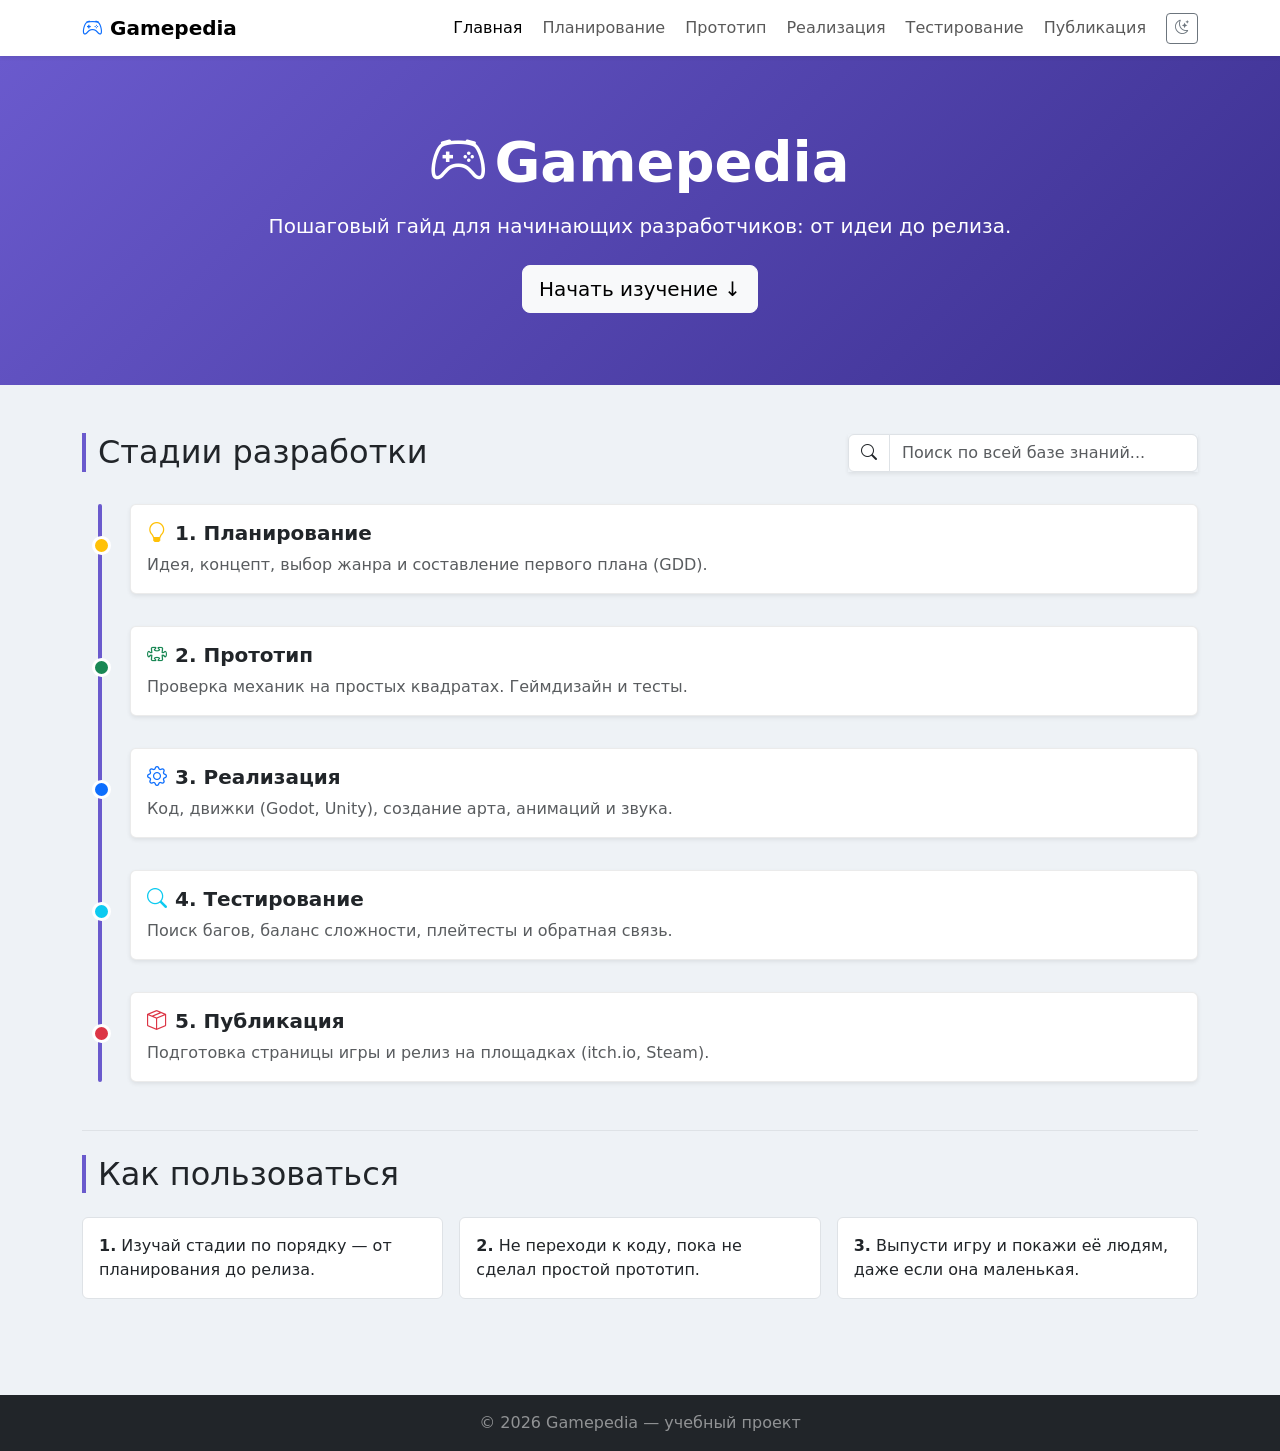
<file: index.html>
<!doctype html>
<html lang="ru">
<head>
  <meta charset="utf-8">
  <meta name="viewport" content="width=device-width, initial-scale=1">
  <title>Gamepedia — гайд по разработке игр</title>
  <link href="https://cdn.jsdelivr.net/npm/bootstrap@5.3.3/dist/css/bootstrap.min.css" rel="stylesheet">
  <link rel="stylesheet" href="https://cdn.jsdelivr.net/npm/bootstrap-icons@1.11.3/font/bootstrap-icons.min.css">
  <link rel="stylesheet" href="css/style.css">
</head>
<body class="bg-body-tertiary">

  <nav class="navbar navbar-expand-lg bg-body shadow-sm sticky-top">
    <div class="container">
      <a class="navbar-brand fw-bold" href="index.html"><i class="bi bi-controller me-2 text-primary"></i>Gamepedia</a>
      <button class="navbar-toggler" type="button" data-bs-toggle="collapse" data-bs-target="#navMenu" aria-label="Меню">
        <span class="navbar-toggler-icon"></span>
      </button>
      <div class="collapse navbar-collapse" id="navMenu">
        <ul class="navbar-nav ms-auto align-items-lg-center gap-lg-1">
          <li class="nav-item"><a class="nav-link" href="index.html">Главная</a></li>
          <li class="nav-item"><a class="nav-link" href="planning.html">Планирование</a></li>
          <li class="nav-item"><a class="nav-link" href="prototyping.html">Прототип</a></li>
          <li class="nav-item"><a class="nav-link" href="development.html">Реализация</a></li>
          <li class="nav-item"><a class="nav-link" href="testing.html">Тестирование</a></li>
          <li class="nav-item"><a class="nav-link" href="publishing.html">Публикация</a></li>
          <li class="nav-item ms-lg-2">
            <button id="themeToggle" class="btn btn-sm btn-outline-secondary" type="button"></button>
          </li>
        </ul>
      </div>
    </div>
  </nav>

  <header class="hero py-5">
    <div class="container py-4 text-center">
      <h1 class="display-4 fw-bold mb-3"><i class="bi bi-controller me-2"></i>Gamepedia</h1>
      <p class="lead mb-4">Пошаговый гайд для начинающих разработчиков: от идеи до релиза.</p>
      <a href="#stages" class="btn btn-light btn-lg">Начать изучение ↓</a>
    </div>
  </header>

  <main class="container py-5">
    <section id="stages">
      
      <!-- Заголовок и поле глобального поиска -->
      <div class="d-flex flex-column flex-md-row justify-content-between align-items-md-end mb-4">
        <h2 class="section-title mb-3 mb-md-0">Стадии разработки</h2>
        
        <div class="input-group shadow-sm" style="max-width: 350px;">
          <span class="input-group-text bg-body"><i class="bi bi-search"></i></span>
          <input type="text" id="globalSearchInput" class="form-control" placeholder="Поиск по всей базе знаний...">
        </div>
      </div>

      <!-- КОНТЕЙНЕР ДЛЯ РЕЗУЛЬТАТОВ ПОИСКА (Изначально скрыт через d-none) -->
      <div id="searchResultsContainer" class="row g-4 d-none">
        <!-- Сюда JS будет динамически вставлять карточки -->
      </div>

      <!-- ОБЕРТКА ТАЙМЛАЙНА -->
      <div class="timeline" id="timelineContainer">

        <!-- Этап 1 -->
        <div class="timeline-item">
          <div class="timeline-marker bg-warning"></div>
          <div class="timeline-content card shadow-sm">
            <div class="card-body">
              <a href="planning.html" class="text-decoration-none text-body">
                <h3 class="h5 card-title fw-bold"><i class="bi bi-lightbulb text-warning me-2"></i>1. Планирование</h3>
                <p class="card-text text-muted mb-0">Идея, концепт, выбор жанра и составление первого плана (GDD).</p>
              </a>
            </div>
          </div>
        </div>

        <!-- Этап 2 -->
        <div class="timeline-item">
          <div class="timeline-marker bg-success"></div>
          <div class="timeline-content card shadow-sm">
            <div class="card-body">
              <a href="prototyping.html" class="text-decoration-none text-body">
                <h3 class="h5 card-title fw-bold"><i class="bi bi-puzzle text-success me-2"></i>2. Прототип</h3>
                <p class="card-text text-muted mb-0">Проверка механик на простых квадратах. Геймдизайн и тесты.</p>
              </a>
            </div>
          </div>
        </div>

        <!-- Этап 3 -->
        <div class="timeline-item">
          <div class="timeline-marker bg-primary"></div>
          <div class="timeline-content card shadow-sm">
            <div class="card-body">
              <a href="development.html" class="text-decoration-none text-body">
                <h3 class="h5 card-title fw-bold"><i class="bi bi-gear text-primary me-2"></i>3. Реализация</h3>
                <p class="card-text text-muted mb-0">Код, движки (Godot, Unity), создание арта, анимаций и звука.</p>
              </a>
            </div>
          </div>
        </div>

        <!-- Этап 4 -->
        <div class="timeline-item">
          <div class="timeline-marker bg-info"></div>
          <div class="timeline-content card shadow-sm">
            <div class="card-body">
              <a href="testing.html" class="text-decoration-none text-body">
                <h3 class="h5 card-title fw-bold"><i class="bi bi-search text-info me-2"></i>4. Тестирование</h3>
                <p class="card-text text-muted mb-0">Поиск багов, баланс сложности, плейтесты и обратная связь.</p>
              </a>
            </div>
          </div>
        </div>

        <!-- Этап 5 -->
        <div class="timeline-item">
          <div class="timeline-marker bg-danger"></div>
          <div class="timeline-content card shadow-sm">
            <div class="card-body">
              <a href="publishing.html" class="text-decoration-none text-body">
                <h3 class="h5 card-title fw-bold"><i class="bi bi-box-seam text-danger me-2"></i>5. Публикация</h3>
                <p class="card-text text-muted mb-0">Подготовка страницы игры и релиз на площадках (itch.io, Steam).</p>
              </a>
            </div>
          </div>
        </div>

      </div>

      <!-- Сообщение, если ничего не найдено -->
      <div id="noResults" class="alert alert-secondary mt-4 d-none text-center">
        <i class="bi bi-emoji-frown me-2"></i>По вашему запросу ничего не найдено. Попробуйте другое слово (например, "Godot").
      </div>

    </section>

    <!-- Блок "Как пользоваться" -->
    <section class="mt-5 pt-4 border-top">
      <h2 class="section-title mb-4">Как пользоваться</h2>
      <div class="row g-3">
        <div class="col-md-4">
          <div class="p-3 border rounded h-100 bg-body">
            <strong>1.</strong> Изучай стадии по порядку — от планирования до релиза.
          </div>
        </div>
        <div class="col-md-4">
          <div class="p-3 border rounded h-100 bg-body">
            <strong>2.</strong> Не переходи к коду, пока не сделал простой прототип.
          </div>
        </div>
        <div class="col-md-4">
          <div class="p-3 border rounded h-100 bg-body">
            <strong>3.</strong> Выпусти игру и покажи её людям, даже если она маленькая.
          </div>
        </div>
      </div>
    </section>
  </main>

  <footer class="bg-dark text-white-50 text-center py-3 mt-5">
    <div class="container">
      <p class="mb-0">© 2026 Gamepedia — учебный проект</p>
    </div>
  </footer>

  <button id="backToTop" class="btn btn-primary back-to-top" type="button" aria-label="Наверх"><i class="bi bi-arrow-up"></i></button>

  <script src="https://cdn.jsdelivr.net/npm/bootstrap@5.3.3/dist/js/bootstrap.bundle.min.js"></script>
  <script src="js/main.js"></script>
</body>
</html>
</file>
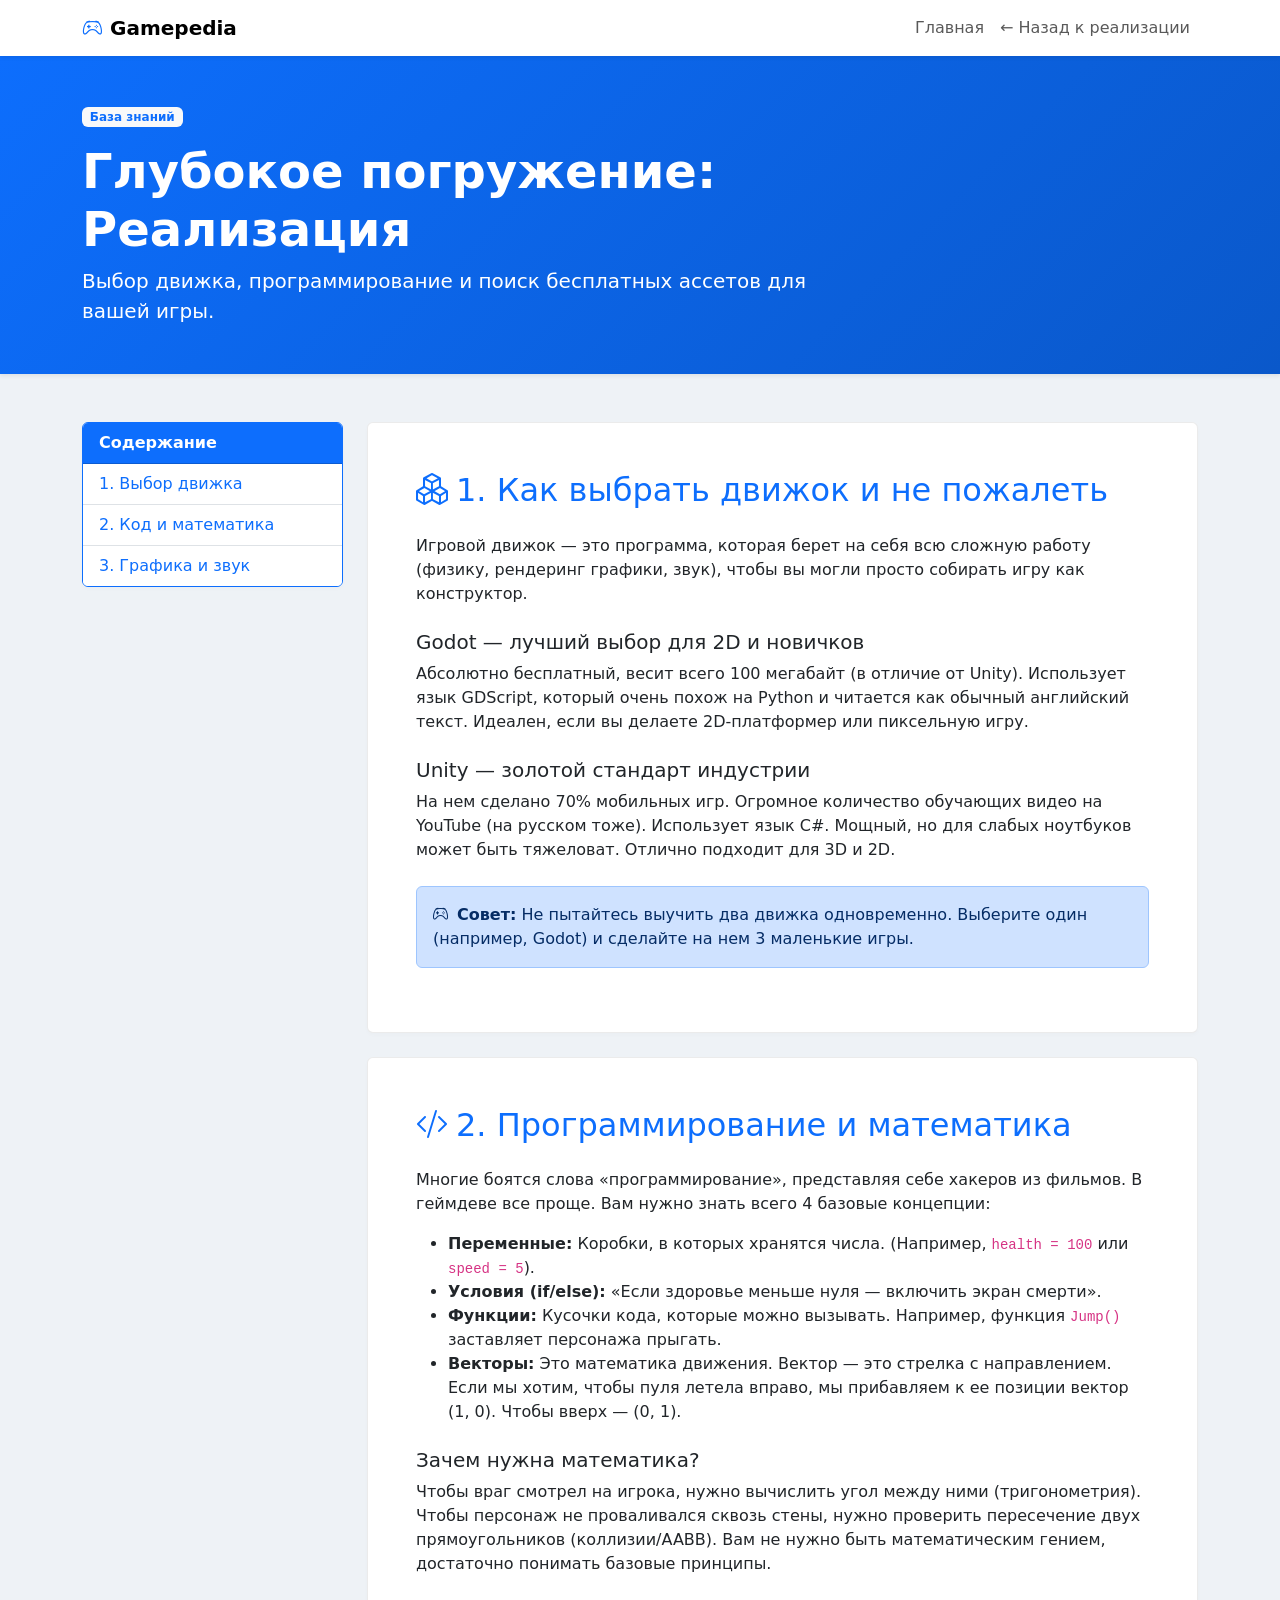
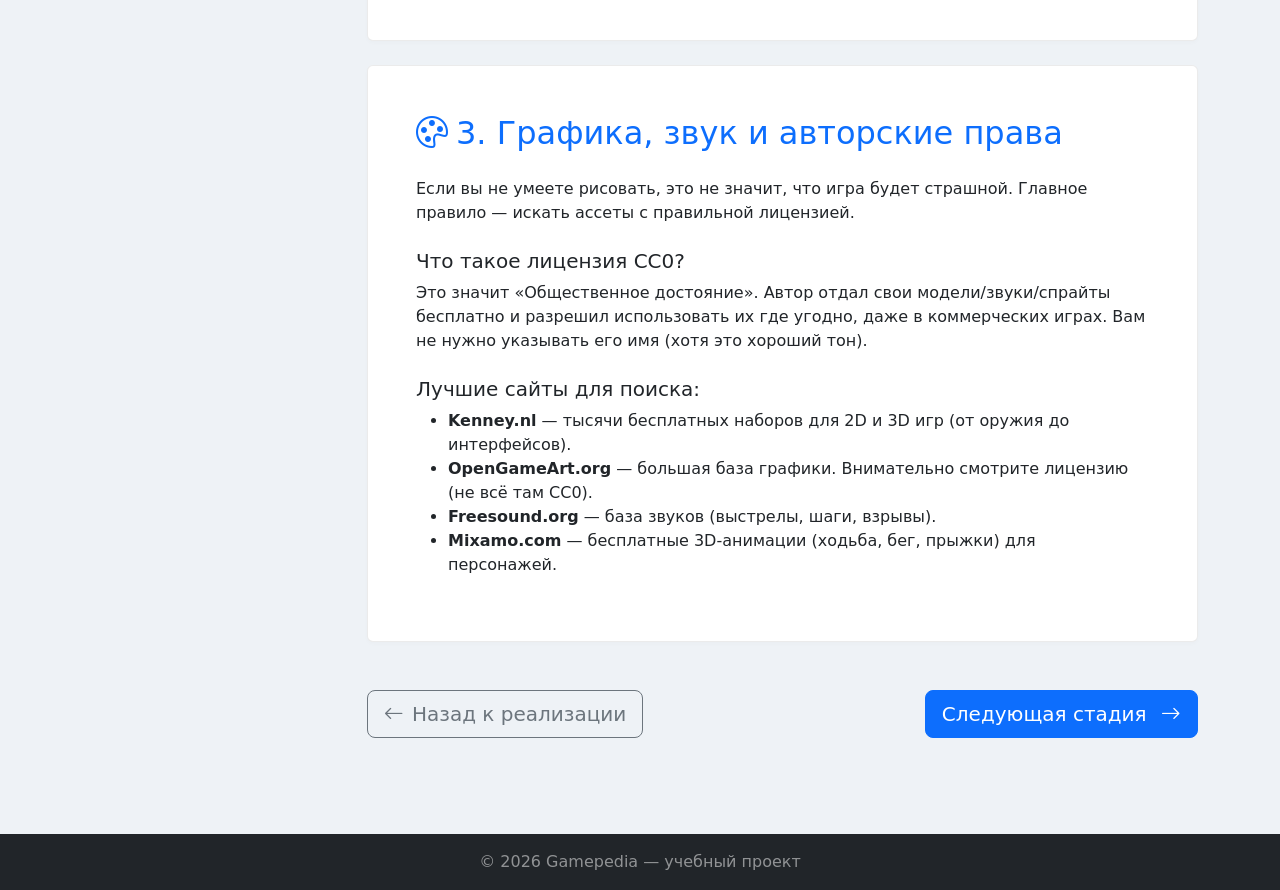
<file: development-full.html>
<!doctype html>
<html lang="ru">
<head>
  <meta charset="utf-8">
  <meta name="viewport" content="width=device-width, initial-scale=1">
  <title>Полное руководство по реализации — Gamepedia</title>
  <link href="https://cdn.jsdelivr.net/npm/bootstrap@5.3.3/dist/css/bootstrap.min.css" rel="stylesheet">
  <link rel="stylesheet" href="https://cdn.jsdelivr.net/npm/bootstrap-icons@1.11.3/font/bootstrap-icons.min.css">
  <link rel="stylesheet" href="css/style.css">
</head>
<body class="bg-body-tertiary">

  <nav class="navbar navbar-expand-lg bg-body shadow-sm sticky-top">
    <div class="container">
      <a class="navbar-brand fw-bold" href="index.html"><i class="bi bi-controller me-2 text-primary"></i>Gamepedia</a>
      <div class="navbar-nav ms-auto flex-row flex-wrap">
        <a class="nav-link" href="index.html">Главная</a>
        <a class="nav-link" href="development.html">← Назад к реализации</a>
      </div>
    </div>
  </nav>

  <header class="bg-primary text-white py-5 mb-5 shadow-sm" style="background: linear-gradient(135deg, #0d6efd 0%, #0a58ca 100%);">
    <div class="container">
      <div class="row">
        <div class="col-lg-8">
          <span class="badge bg-light text-primary mb-3">База знаний</span>
          <h1 class="display-5 fw-bold">Глубокое погружение: Реализация</h1>
          <p class="lead mb-0">Выбор движка, программирование и поиск бесплатных ассетов для вашей игры.</p>
        </div>
      </div>
    </div>
  </header>

  <main class="container pb-5">
    <div class="row">
      <!-- Боковое меню -->
      <div class="col-lg-3 d-none d-lg-block">
        <div class="position-sticky" style="top: 100px;">
          <div class="card border-primary">
            <div class="card-header fw-bold bg-primary text-white">Содержание</div>
            <ul class="list-group list-group-flush">
              <li class="list-group-item"><a href="#engines" class="text-decoration-none">1. Выбор движка</a></li>
              <li class="list-group-item"><a href="#code" class="text-decoration-none">2. Код и математика</a></li>
              <li class="list-group-item"><a href="#assets" class="text-decoration-none">3. Графика и звук</a></li>
            </ul>
          </div>
        </div>
      </div>

      <!-- Сама статья -->
      <div class="col-lg-9">
        
        <article class="card mb-4" id="engines">
          <div class="card-body p-4 p-md-5">
            <h2 class="mb-4 text-primary"><i class="bi bi-boxes me-2"></i>1. Как выбрать движок и не пожалеть</h2>
            <p>Игровой движок — это программа, которая берет на себя всю сложную работу (физику, рендеринг графики, звук), чтобы вы могли просто собирать игру как конструктор.</p>
            
            <h5 class="mt-4">Godot — лучший выбор для 2D и новичков</h5>
            <p>Абсолютно бесплатный, весит всего 100 мегабайт (в отличие от Unity). Использует язык GDScript, который очень похож на Python и читается как обычный английский текст. Идеален, если вы делаете 2D-платформер или пиксельную игру.</p>

            <h5 class="mt-4">Unity — золотой стандарт индустрии</h5>
            <p>На нем сделано 70% мобильных игр. Огромное количество обучающих видео на YouTube (на русском тоже). Использует язык C#. Мощный, но для слабых ноутбуков может быть тяжеловат. Отлично подходит для 3D и 2D.</p>

            <div class="alert alert-primary mt-4">
              <i class="bi bi-controller me-2"></i><strong>Совет:</strong> Не пытайтесь выучить два движка одновременно. Выберите один (например, Godot) и сделайте на нем 3 маленькие игры.
            </div>
          </div>
        </article>

        <article class="card mb-4" id="code">
          <div class="card-body p-4 p-md-5">
            <h2 class="mb-4 text-primary"><i class="bi bi-code-slash me-2"></i>2. Программирование и математика</h2>
            <p>Многие боятся слова «программирование», представляя себе хакеров из фильмов. В геймдеве все проще. Вам нужно знать всего 4 базовые концепции:</p>

            <ul>
              <li><strong>Переменные:</strong> Коробки, в которых хранятся числа. (Например, <code>health = 100</code> или <code>speed = 5</code>).</li>
              <li><strong>Условия (if/else):</strong> «Если здоровье меньше нуля — включить экран смерти».</li>
              <li><strong>Функции:</strong> Кусочки кода, которые можно вызывать. Например, функция <code>Jump()</code> заставляет персонажа прыгать.</li>
              <li><strong>Векторы:</strong> Это математика движения. Вектор — это стрелка с направлением. Если мы хотим, чтобы пуля летела вправо, мы прибавляем к ее позиции вектор (1, 0). Чтобы вверх — (0, 1).</li>
            </ul>

            <h5 class="mt-4">Зачем нужна математика?</h5>
            <p>Чтобы враг смотрел на игрока, нужно вычислить угол между ними (тригонометрия). Чтобы персонаж не проваливался сквозь стены, нужно проверить пересечение двух прямоугольников (коллизии/AABB). Вам не нужно быть математическим гением, достаточно понимать базовые принципы.</p>
          </div>
        </article>

        <article class="card mb-4" id="assets">
          <div class="card-body p-4 p-md-5">
            <h2 class="mb-4 text-primary"><i class="bi bi-palette me-2"></i>3. Графика, звук и авторские права</h2>
            <p>Если вы не умеете рисовать, это не значит, что игра будет страшной. Главное правило — искать ассеты с правильной лицензией.</p>

            <h5 class="mt-4">Что такое лицензия CC0?</h5>
            <p>Это значит «Общественное достояние». Автор отдал свои модели/звуки/спрайты бесплатно и разрешил использовать их где угодно, даже в коммерческих играх. Вам не нужно указывать его имя (хотя это хороший тон).</p>

            <h5 class="mt-4">Лучшие сайты для поиска:</h5>
            <ul>
              <li><strong>Kenney.nl</strong> — тысячи бесплатных наборов для 2D и 3D игр (от оружия до интерфейсов).</li>
              <li><strong>OpenGameArt.org</strong> — большая база графики. Внимательно смотрите лицензию (не всё там CC0).</li>
              <li><strong>Freesound.org</strong> — база звуков (выстрелы, шаги, взрывы).</li>
              <li><strong>Mixamo.com</strong> — бесплатные 3D-анимации (ходьба, бег, прыжки) для персонажей.</li>
            </ul>
          </div>
        </article>

        <div class="d-grid gap-2 d-md-flex justify-content-md-between mt-5">
          <a href="development.html" class="btn btn-outline-secondary btn-lg"><i class="bi bi-arrow-left me-2"></i>Назад к реализации</a>
          <a href="testing.html" class="btn btn-primary btn-lg">Следующая стадия <i class="bi bi-arrow-right ms-2"></i></a>
        </div>

      </div>
    </div>
  </main>

  <footer class="bg-dark text-white-50 text-center py-3 mt-5">
    <div class="container"><p class="mb-0">© 2026 Gamepedia — учебный проект</p></div>
  </footer>

  <script src="https://cdn.jsdelivr.net/npm/bootstrap@5.3.3/dist/js/bootstrap.bundle.min.js"></script>
  <script src="js/main.js"></script>
</body>
</html>
</file>
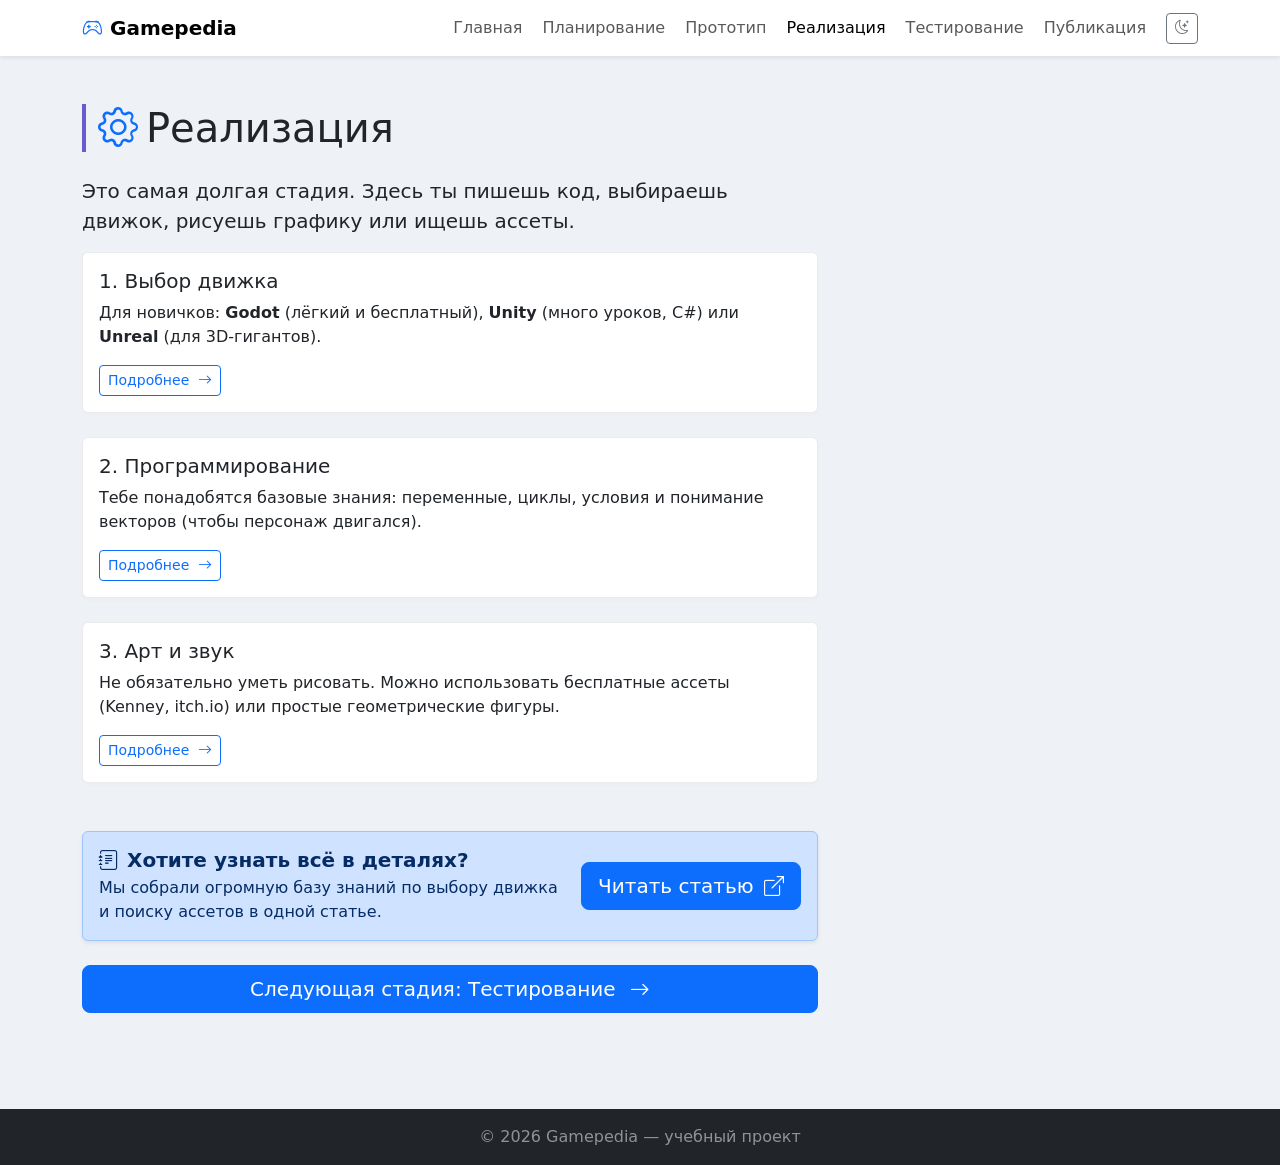
<file: development.html>
<!doctype html>
<html lang="ru">
<head>
  <meta charset="utf-8">
  <meta name="viewport" content="width=device-width, initial-scale=1">
  <title>Реализация — Gamepedia</title>
  <link href="https://cdn.jsdelivr.net/npm/bootstrap@5.3.3/dist/css/bootstrap.min.css" rel="stylesheet">
  <link rel="stylesheet" href="https://cdn.jsdelivr.net/npm/bootstrap-icons@1.11.3/font/bootstrap-icons.min.css">
  <link rel="stylesheet" href="css/style.css">
</head>
<body class="bg-body-tertiary">

  <nav class="navbar navbar-expand-lg bg-body shadow-sm sticky-top">
    <div class="container">
      <a class="navbar-brand fw-bold" href="index.html"><i class="bi bi-controller me-2 text-primary"></i>Gamepedia</a>
      <button class="navbar-toggler" type="button" data-bs-toggle="collapse" data-bs-target="#navMenu" aria-label="Меню">
        <span class="navbar-toggler-icon"></span>
      </button>
      <div class="collapse navbar-collapse" id="navMenu">
        <ul class="navbar-nav ms-auto align-items-lg-center gap-lg-1">
          <li class="nav-item"><a class="nav-link" href="index.html">Главная</a></li>
          <li class="nav-item"><a class="nav-link" href="planning.html">Планирование</a></li>
          <li class="nav-item"><a class="nav-link" href="prototyping.html">Прототип</a></li>
          <li class="nav-item"><a class="nav-link" href="development.html">Реализация</a></li>
          <li class="nav-item"><a class="nav-link" href="testing.html">Тестирование</a></li>
          <li class="nav-item"><a class="nav-link" href="publishing.html">Публикация</a></li>
          <li class="nav-item ms-lg-2">
            <button id="themeToggle" class="btn btn-sm btn-outline-secondary" type="button"></button>
          </li>
        </ul>
      </div>
    </div>
  </nav>

  <main class="container py-5">
    <div class="row">
      <div class="col-lg-8">
        <h1 class="section-title mb-4"><i class="bi bi-gear text-primary me-2"></i>Реализация</h1>
        <p class="lead">Это самая долгая стадия. Здесь ты пишешь код, выбираешь движок, рисуешь графику или ищешь ассеты.</p>
        
        <div class="card mb-4">
          <div class="card-body">
            <h3 class="h5">1. Выбор движка</h3>
            <p class="mb-0">Для новичков: <strong>Godot</strong> (лёгкий и бесплатный), <strong>Unity</strong> (много уроков, C#) или <strong>Unreal</strong> (для 3D-гигантов).</p>
            <button class="btn btn-sm btn-outline-primary mt-3" data-bs-toggle="modal" data-bs-target="#engineModal">
              Подробнее <i class="bi bi-arrow-right ms-1"></i>
            </button>
          </div>
        </div>

        <div class="card mb-4">
          <div class="card-body">
            <h3 class="h5">2. Программирование</h3>
            <p class="mb-0">Тебе понадобятся базовые знания: переменные, циклы, условия и понимание векторов (чтобы персонаж двигался).</p>
            <button class="btn btn-sm btn-outline-primary mt-3" data-bs-toggle="modal" data-bs-target="#codeModal">
              Подробнее <i class="bi bi-arrow-right ms-1"></i>
            </button>
          </div>
        </div>

        <div class="card mb-4">
          <div class="card-body">
            <h3 class="h5">3. Арт и звук</h3>
            <p class="mb-0">Не обязательно уметь рисовать. Можно использовать бесплатные ассеты (Kenney, itch.io) или простые геометрические фигуры.</p>
            <button class="btn btn-sm btn-outline-primary mt-3" data-bs-toggle="modal" data-bs-target="#artModal">
              Подробнее <i class="bi bi-arrow-right ms-1"></i>
            </button>
          </div>
        </div>

        <!-- БОЛЬШАЯ КНОПКА ПЕРЕХОДА В БАЗУ ЗНАНИЙ -->
        <div class="alert alert-primary d-flex flex-column flex-md-row justify-content-between align-items-md-center mt-5 shadow-sm" role="alert">
          <div class="mb-3 mb-md-0">
            <h5 class="alert-heading fw-bold mb-1"><i class="bi bi-journal-text me-2"></i>Хотите узнать всё в деталях?</h5>
            <p class="mb-0">Мы собрали огромную базу знаний по выбору движка и поиску ассетов в одной статье.</p>
          </div>
          <a href="development-full.html" class="btn btn-primary btn-lg text-nowrap ms-md-3">Читать статью <i class="bi bi-box-arrow-up-right ms-1"></i></a>
        </div>

        <!-- Кнопка перехода на следующий этап -->
        <div class="mt-4">
          <a href="testing.html" class="btn btn-primary btn-lg w-100">Следующая стадия: Тестирование <i class="bi bi-arrow-right ms-2"></i></a>
        </div>

      </div>
    </div>
  </main>

  <footer class="bg-dark text-white-50 text-center py-3 mt-5">
    <div class="container"><p class="mb-0">© 2026 Gamepedia — учебный проект</p></div>
  </footer>

  <button id="backToTop" class="btn btn-primary back-to-top" type="button" aria-label="Наверх"><i class="bi bi-arrow-up"></i></button>

  <!-- МОДАЛЬНЫЕ ОКНА -->
  <div class="modal fade" id="engineModal" tabindex="-1" aria-hidden="true">
    <div class="modal-dialog modal-lg modal-dialog-scrollable">
      <div class="modal-content">
        <div class="modal-header">
          <h5 class="modal-title fw-bold"><i class="bi bi-boxes text-primary me-2"></i>Сравнение движков</h5>
          <button type="button" class="btn-close" data-bs-dismiss="modal" aria-label="Закрыть"></button>
        </div>
        <div class="modal-body">
          <ul>
            <li><strong>Unity:</strong> Золотой стандарт индустрии. Огромное количество уроков на YouTube. Использует язык C#. Идеален для мобилок и 2D/3D. <em>Минус:</em> тяжеловат для слабых ПК.</li>
            <li><strong>Godot:</strong> Полностью бесплатный движок с открытым кодом (MIT). Очень легкий (весит мегабайты). Язык GDScript (похож на Python) очень прост для новичков. <em>Идеален для 2D.</em></li>
            <li><strong>Unreal Engine 5:</strong> Используется для ААА-игр (Fortnite, GTA). Мощнейшая графика из коробки. Язык C++ или Blueprints (визуальные ноды). <em>Минус:</em> сложен для новичков.</li>
          </ul>
        </div>
      </div>
    </div>
  </div>

  <div class="modal fade" id="codeModal" tabindex="-1" aria-hidden="true">
    <div class="modal-dialog modal-lg modal-dialog-scrollable">
      <div class="modal-content">
        <div class="modal-header">
          <h5 class="modal-title fw-bold"><i class="bi bi-code-slash text-primary me-2"></i>Что учить в первую очередь</h5>
          <button type="button" class="btn-close" data-bs-dismiss="modal" aria-label="Закрыть"></button>
        </div>
        <div class="modal-body">
          <p>Не пытайтесь выучить весь язык программирования сразу. В геймдеве важнее понимать логику:</p>
          <ol>
            <li><strong>Переменные:</strong> Как хранить здоровье игрока или количество патронов.</li>
            <li><strong>Условия (if/else):</strong> «Если здоровье меньше нуля — включить экран смерти».</li>
            <li><strong>Циклы:</strong> Как мгновенно создать 100 врагов на уровне.</li>
            <li><strong>Векторы:</strong> Математика движения. Вектор — это стрелка, показывающая направление. Чтобы персонаж шел вправо, мы прибавляем к его позиции вектор (1, 0).</li>
          </ol>
        </div>
      </div>
    </div>
  </div>

  <div class="modal fade" id="artModal" tabindex="-1" aria-hidden="true">
    <div class="modal-dialog modal-lg modal-dialog-scrollable">
      <div class="modal-content">
        <div class="modal-header">
          <h5 class="modal-title fw-bold"><i class="bi bi-palette text-primary me-2"></i>Ассеты и авторские права</h5>
          <button type="button" class="btn-close" data-bs-dismiss="modal" aria-label="Закрыть"></button>
        </div>
        <div class="modal-body">
          <p>Если вы не художник — не беда. Используйте ассеты с лицензией <strong>CC0 (Public Domain)</strong>. Это значит, что автор отдал их бесплатно, и вы можете использовать их даже в коммерческих играх.</p>
          <ul>
            <li><strong>Kenney.nl</strong> — лучший сайт с бесплатными 2D и 3D ассетами.</li>
            <li><strong>OpenGameArt.org</strong> — большая база графики и музыки.</li>
            <li><strong>Freesound.org</strong> — библиотека звуков (взрывы, шаги, выстрелы).</li>
            <li><strong>LMMS / Audacity</strong> — бесплатные программы для создания своей музыки и обработки звука.</li>
          </ul>
        </div>
      </div>
    </div>
  </div>

  <script src="https://cdn.jsdelivr.net/npm/bootstrap@5.3.3/dist/js/bootstrap.bundle.min.js"></script>
  <script src="js/main.js"></script>
</body>
</html>
</file>
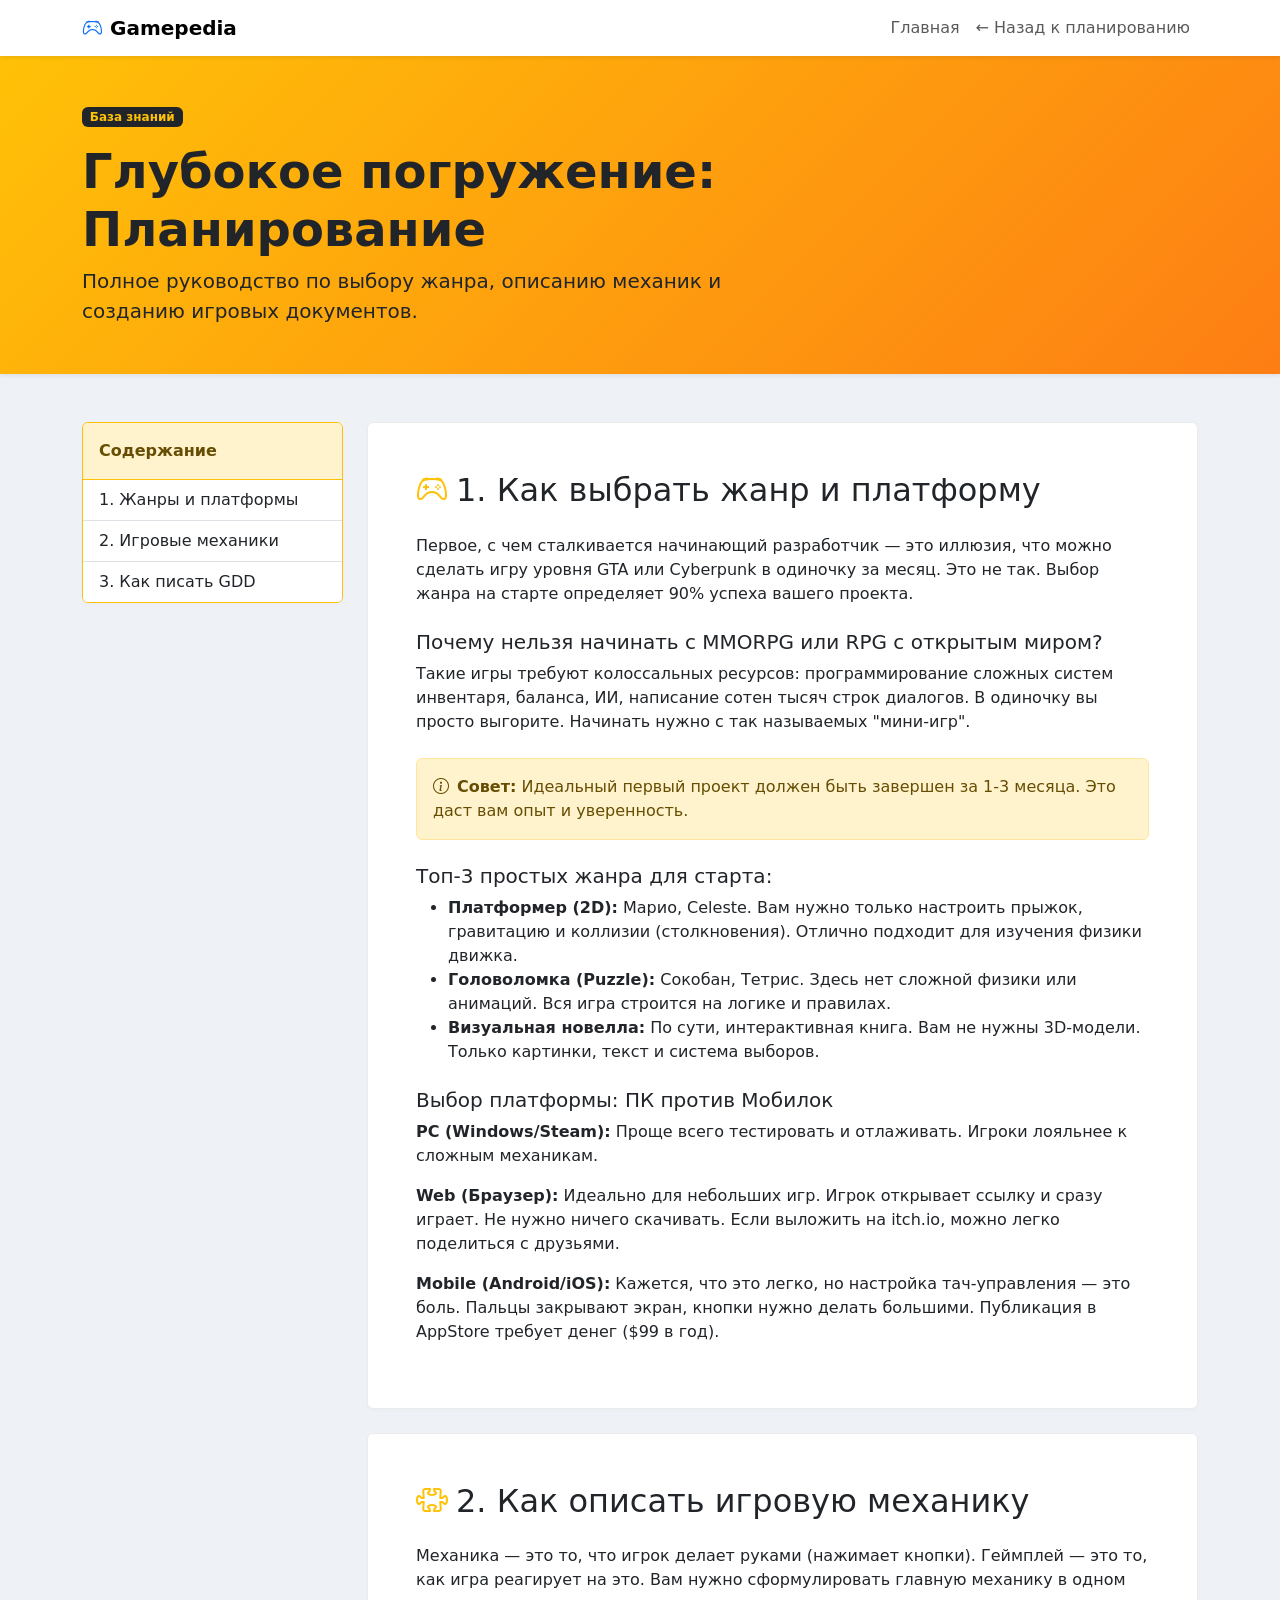
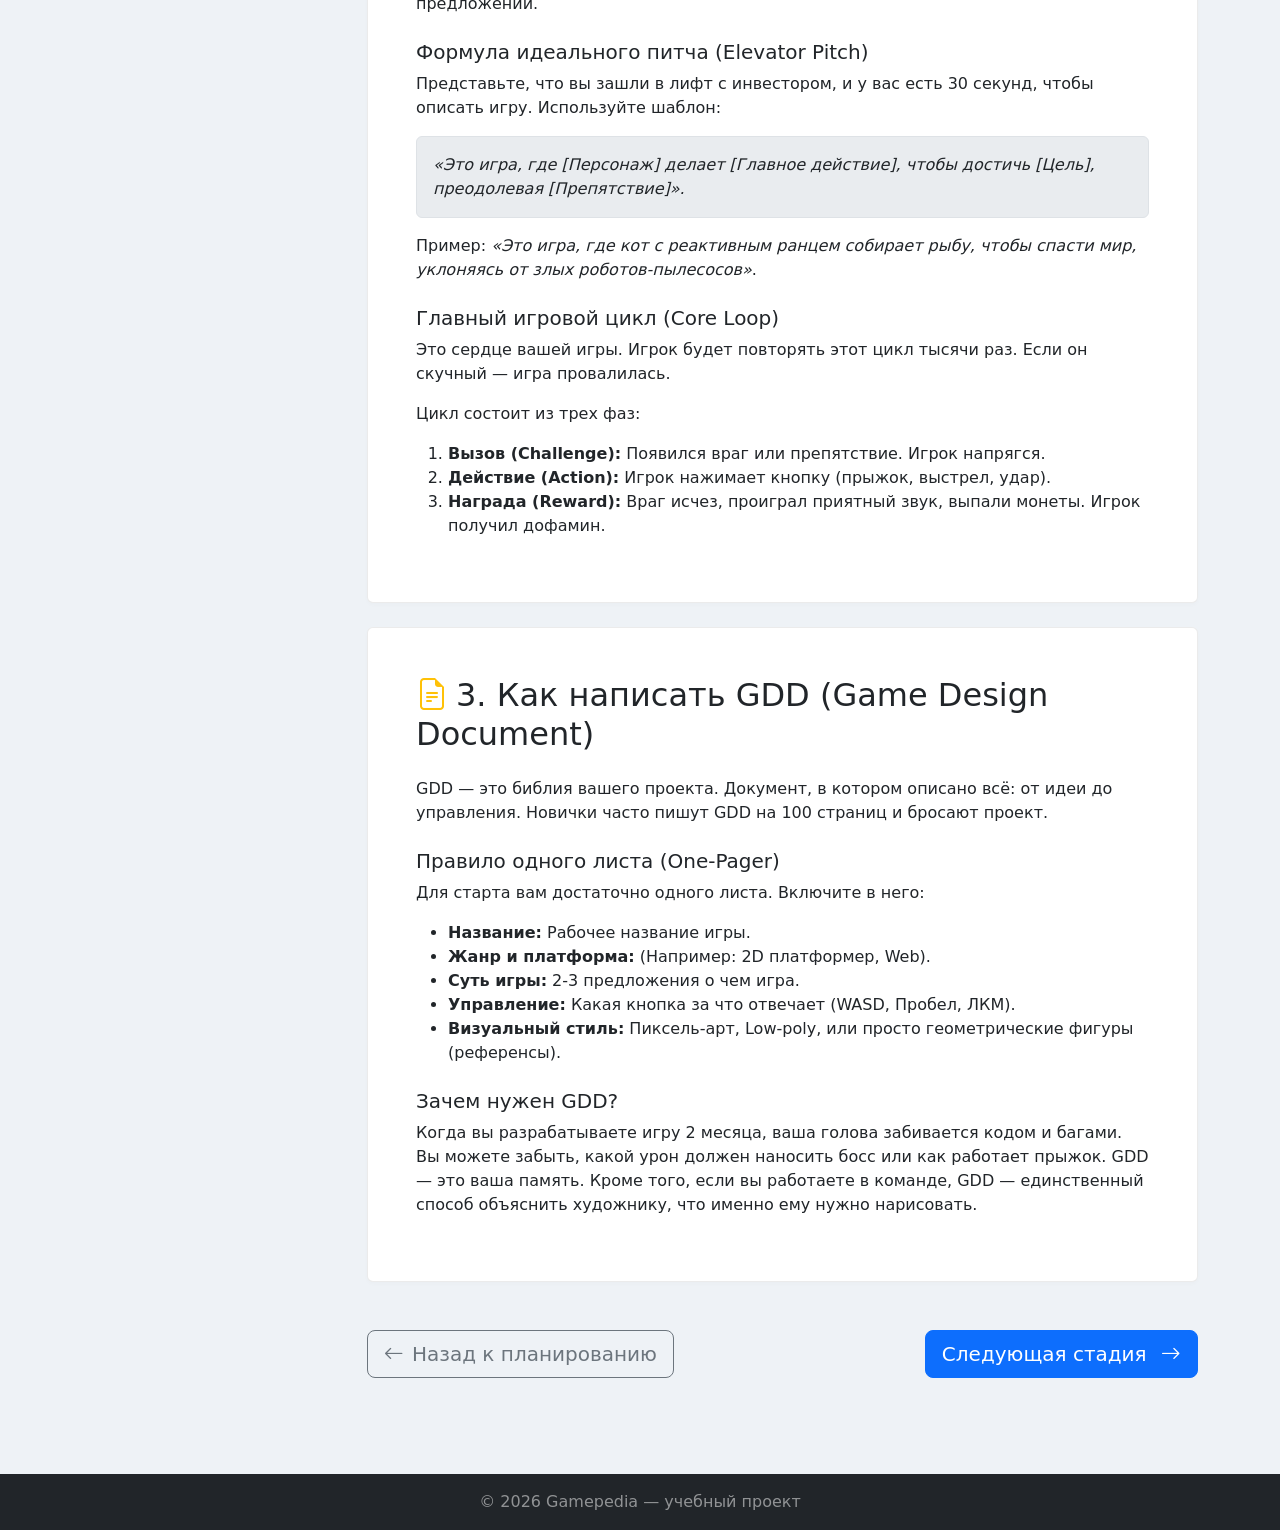
<file: planning-full.html>
<!doctype html>
<html lang="ru">
<head>
  <meta charset="utf-8">
  <meta name="viewport" content="width=device-width, initial-scale=1">
  <title>Полное руководство по планированию — Gamepedia</title>
  <link href="https://cdn.jsdelivr.net/npm/bootstrap@5.3.3/dist/css/bootstrap.min.css" rel="stylesheet">
  <link rel="stylesheet" href="https://cdn.jsdelivr.net/npm/bootstrap-icons@1.11.3/font/bootstrap-icons.min.css">
  <link rel="stylesheet" href="css/style.css">
</head>
<body class="bg-body-tertiary">

  <nav class="navbar navbar-expand-lg bg-body shadow-sm sticky-top">
    <div class="container">
      <a class="navbar-brand fw-bold" href="index.html"><i class="bi bi-controller me-2 text-primary"></i>Gamepedia</a>
      <div class="navbar-nav ms-auto flex-row flex-wrap">
        <a class="nav-link" href="index.html">Главная</a>
        <a class="nav-link" href="planning.html">← Назад к планированию</a>
      </div>
    </div>
  </nav>

  <!-- ЖЁЛТО-ОРАНЖЕВАЯ ШАПКА -->
  <header class="py-5 mb-5 shadow-sm" style="background: linear-gradient(135deg, #ffc107 0%, #fd7e14 100%); color: #212529;">
    <div class="container">
      <div class="row">
        <div class="col-lg-8">
          <span class="badge bg-dark text-warning mb-3">База знаний</span>
          <h1 class="display-5 fw-bold">Глубокое погружение: Планирование</h1>
          <p class="lead mb-0">Полное руководство по выбору жанра, описанию механик и созданию игровых документов.</p>
        </div>
      </div>
    </div>
  </header>

  <main class="container pb-5">
    <div class="row">
      <!-- Боковое меню (ИСПРАВЛЕНО: ИСПОЛЬЗУЕТСЯ ALERT-WARNING ВМЕСТО BG-WARNING TEXT-DARK) -->
      <div class="col-lg-3 d-none d-lg-block">
        <div class="position-sticky" style="top: 100px;">
          <div class="card border-warning">
            <div class="alert alert-warning fw-bold mb-0 rounded-top rounded-0 border-0">Содержание</div>
            <ul class="list-group list-group-flush">
              <li class="list-group-item"><a href="#genre" class="text-decoration-none text-body">1. Жанры и платформы</a></li>
              <li class="list-group-item"><a href="#mechanic" class="text-decoration-none text-body">2. Игровые механики</a></li>
              <li class="list-group-item"><a href="#gdd" class="text-decoration-none text-body">3. Как писать GDD</a></li>
            </ul>
          </div>
        </div>
      </div>

      <!-- Сама статья -->
      <div class="col-lg-9">
        
        <article class="card mb-4" id="genre">
          <div class="card-body p-4 p-md-5">
            <h2 class="mb-4"><i class="bi bi-controller text-warning me-2"></i>1. Как выбрать жанр и платформу</h2>
            <p>Первое, с чем сталкивается начинающий разработчик — это иллюзия, что можно сделать игру уровня GTA или Cyberpunk в одиночку за месяц. Это не так. Выбор жанра на старте определяет 90% успеха вашего проекта.</p>
            
            <h5 class="mt-4">Почему нельзя начинать с MMORPG или RPG с открытым миром?</h5>
            <p>Такие игры требуют колоссальных ресурсов: программирование сложных систем инвентаря, баланса, ИИ, написание сотен тысяч строк диалогов. В одиночку вы просто выгорите. Начинать нужно с так называемых "мини-игр".</p>

            <!-- ИСПРАВЛЕНО: УБРАН TEXT-DARK -->
            <div class="alert alert-warning mt-4">
              <i class="bi bi-info-circle me-2"></i><strong>Совет:</strong> Идеальный первый проект должен быть завершен за 1-3 месяца. Это даст вам опыт и уверенность.
            </div>

            <h5 class="mt-4">Топ-3 простых жанра для старта:</h5>
            <ul>
              <li><strong>Платформер (2D):</strong> Марио, Celeste. Вам нужно только настроить прыжок, гравитацию и коллизии (столкновения). Отлично подходит для изучения физики движка.</li>
              <li><strong>Головоломка (Puzzle):</strong> Сокобан, Тетрис. Здесь нет сложной физики или анимаций. Вся игра строится на логике и правилах.</li>
              <li><strong>Визуальная новелла:</strong> По сути, интерактивная книга. Вам не нужны 3D-модели. Только картинки, текст и система выборов.</li>
            </ul>

            <h5 class="mt-4">Выбор платформы: ПК против Мобилок</h5>
            <p><strong>PC (Windows/Steam):</strong> Проще всего тестировать и отлаживать. Игроки лояльнее к сложным механикам.</p>
            <p><strong>Web (Браузер):</strong> Идеально для небольших игр. Игрок открывает ссылку и сразу играет. Не нужно ничего скачивать. Если выложить на itch.io, можно легко поделиться с друзьями.</p>
            <p><strong>Mobile (Android/iOS):</strong> Кажется, что это легко, но настройка тач-управления — это боль. Пальцы закрывают экран, кнопки нужно делать большими. Публикация в AppStore требует денег ($99 в год).</p>
          </div>
        </article>

        <article class="card mb-4" id="mechanic">
          <div class="card-body p-4 p-md-5">
            <h2 class="mb-4"><i class="bi bi-puzzle text-warning me-2"></i>2. Как описать игровую механику</h2>
            <p>Механика — это то, что игрок делает руками (нажимает кнопки). Геймплей — это то, как игра реагирует на это. Вам нужно сформулировать главную механику в одном предложении.</p>

            <h5 class="mt-4">Формула идеального питча (Elevator Pitch)</h5>
            <p>Представьте, что вы зашли в лифт с инвестором, и у вас есть 30 секунд, чтобы описать игру. Используйте шаблон:</p>
            <div class="p-3 bg-body-secondary rounded border mb-3">
              <em>«Это игра, где [Персонаж] делает [Главное действие], чтобы достичь [Цель], преодолевая [Препятствие]».</em>
            </div>
            <p>Пример: <em>«Это игра, где кот с реактивным ранцем собирает рыбу, чтобы спасти мир, уклоняясь от злых роботов-пылесосов»</em>.</p>

            <h5 class="mt-4">Главный игровой цикл (Core Loop)</h5>
            <p>Это сердце вашей игры. Игрок будет повторять этот цикл тысячи раз. Если он скучный — игра провалилась.</p>
            <p>Цикл состоит из трех фаз:</p>
            <ol>
              <li><strong>Вызов (Challenge):</strong> Появился враг или препятствие. Игрок напрягся.</li>
              <li><strong>Действие (Action):</strong> Игрок нажимает кнопку (прыжок, выстрел, удар).</li>
              <li><strong>Награда (Reward):</strong> Враг исчез, проиграл приятный звук, выпали монеты. Игрок получил дофамин.</li>
            </ol>
          </div>
        </article>

        <article class="card mb-4" id="gdd">
          <div class="card-body p-4 p-md-5">
            <h2 class="mb-4"><i class="bi bi-file-earmark-text text-warning me-2"></i>3. Как написать GDD (Game Design Document)</h2>
            <p>GDD — это библия вашего проекта. Документ, в котором описано всё: от идеи до управления. Новички часто пишут GDD на 100 страниц и бросают проект.</p>

            <h5 class="mt-4">Правило одного листа (One-Pager)</h5>
            <p>Для старта вам достаточно одного листа. Включите в него:</p>
            <ul>
              <li><strong>Название:</strong> Рабочее название игры.</li>
              <li><strong>Жанр и платформа:</strong> (Например: 2D платформер, Web).</li>
              <li><strong>Суть игры:</strong> 2-3 предложения о чем игра.</li>
              <li><strong>Управление:</strong> Какая кнопка за что отвечает (WASD, Пробел, ЛКМ).</li>
              <li><strong>Визуальный стиль:</strong> Пиксель-арт, Low-poly, или просто геометрические фигуры (референсы).</li>
            </ul>

            <h5 class="mt-4">Зачем нужен GDD?</h5>
            <p>Когда вы разрабатываете игру 2 месяца, ваша голова забивается кодом и багами. Вы можете забыть, какой урон должен наносить босс или как работает прыжок. GDD — это ваша память. Кроме того, если вы работаете в команде, GDD — единственный способ объяснить художнику, что именно ему нужно нарисовать.</p>
          </div>
        </article>

        <div class="d-grid gap-2 d-md-flex justify-content-md-between mt-5">
          <a href="planning.html" class="btn btn-outline-secondary btn-lg"><i class="bi bi-arrow-left me-2"></i>Назад к планированию</a>
          <a href="prototyping.html" class="btn btn-primary btn-lg">Следующая стадия <i class="bi bi-arrow-right ms-2"></i></a>
        </div>

      </div>
    </div>
  </main>

  <footer class="bg-dark text-white-50 text-center py-3 mt-5">
    <div class="container"><p class="mb-0">© 2026 Gamepedia — учебный проект</p></div>
  </footer>

  <script src="https://cdn.jsdelivr.net/npm/bootstrap@5.3.3/dist/js/bootstrap.bundle.min.js"></script>
  <script src="js/main.js"></script>
</body>
</html>
</file>
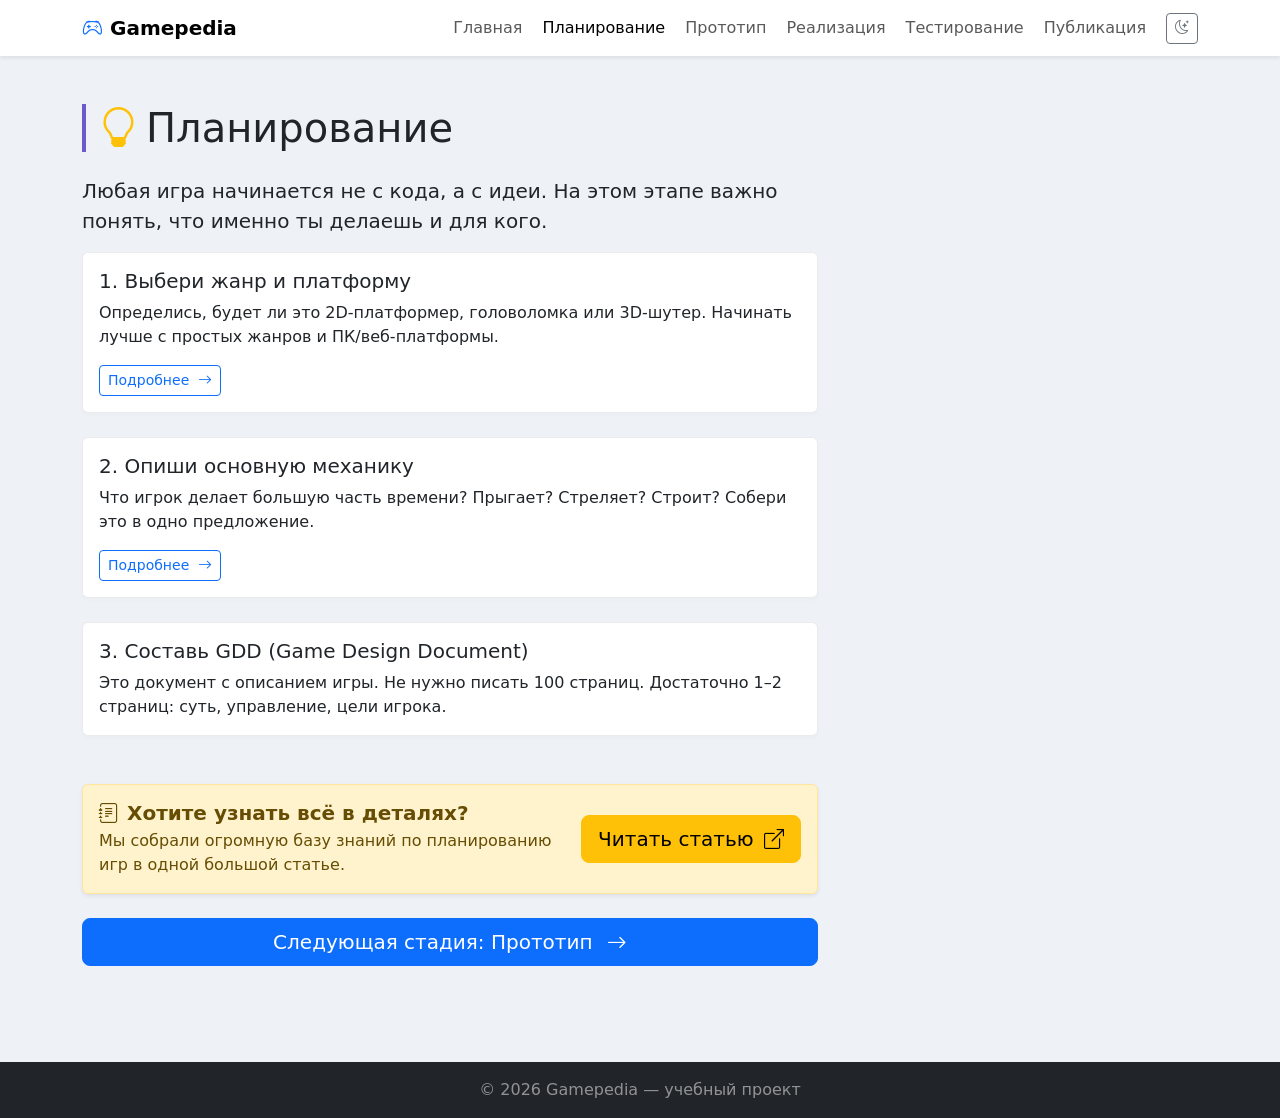
<file: planning.html>
<!doctype html>
<html lang="ru">
<head>
  <meta charset="utf-8">
  <meta name="viewport" content="width=device-width, initial-scale=1">
  <title>Планирование — Gamepedia</title>
  <link href="https://cdn.jsdelivr.net/npm/bootstrap@5.3.3/dist/css/bootstrap.min.css" rel="stylesheet">
  <link rel="stylesheet" href="https://cdn.jsdelivr.net/npm/bootstrap-icons@1.11.3/font/bootstrap-icons.min.css">
  <link rel="stylesheet" href="css/style.css">
</head>
<body class="bg-body-tertiary">

  <nav class="navbar navbar-expand-lg bg-body shadow-sm sticky-top">
    <div class="container">
      <a class="navbar-brand fw-bold" href="index.html"><i class="bi bi-controller me-2 text-primary"></i>Gamepedia</a>
      <button class="navbar-toggler" type="button" data-bs-toggle="collapse" data-bs-target="#navMenu" aria-label="Меню">
        <span class="navbar-toggler-icon"></span>
      </button>
      <div class="collapse navbar-collapse" id="navMenu">
        <ul class="navbar-nav ms-auto align-items-lg-center gap-lg-1">
          <li class="nav-item"><a class="nav-link" href="index.html">Главная</a></li>
          <li class="nav-item"><a class="nav-link" href="planning.html">Планирование</a></li>
          <li class="nav-item"><a class="nav-link" href="prototyping.html">Прототип</a></li>
          <li class="nav-item"><a class="nav-link" href="development.html">Реализация</a></li>
          <li class="nav-item"><a class="nav-link" href="testing.html">Тестирование</a></li>
          <li class="nav-item"><a class="nav-link" href="publishing.html">Публикация</a></li>
          <li class="nav-item ms-lg-2">
            <button id="themeToggle" class="btn btn-sm btn-outline-secondary" type="button"></button>
          </li>
        </ul>
      </div>
    </div>
  </nav>

  <main class="container py-5">
    <div class="row">
      <div class="col-lg-8">
        <h1 class="section-title mb-4"><i class="bi bi-lightbulb text-warning me-2"></i>Планирование</h1>
        <p class="lead">Любая игра начинается не с кода, а с идеи. На этом этапе важно понять, что именно ты делаешь и для кого.</p>
        
        <div class="card mb-4">
          <div class="card-body">
            <h3 class="h5">1. Выбери жанр и платформу</h3>
            <p class="mb-0">Определись, будет ли это 2D-платформер, головоломка или 3D-шутер. Начинать лучше с простых жанров и ПК/веб-платформы.</p>
            <button class="btn btn-sm btn-outline-primary mt-3" data-bs-toggle="modal" data-bs-target="#genreModal">
              Подробнее <i class="bi bi-arrow-right ms-1"></i>
            </button>
          </div>
        </div>

        <div class="card mb-4">
          <div class="card-body">
            <h3 class="h5">2. Опиши основную механику</h3>
            <p class="mb-0">Что игрок делает большую часть времени? Прыгает? Стреляет? Строит? Собери это в одно предложение.</p>
            <button class="btn btn-sm btn-outline-primary mt-3" data-bs-toggle="modal" data-bs-target="#mechanicModal">
              Подробнее <i class="bi bi-arrow-right ms-1"></i>
            </button>
          </div>
        </div>

        <div class="card mb-4">
          <div class="card-body">
            <h3 class="h5">3. Составь GDD (Game Design Document)</h3>
            <p class="mb-0">Это документ с описанием игры. Не нужно писать 100 страниц. Достаточно 1–2 страниц: суть, управление, цели игрока.</p>
          </div>
        </div>

        <!-- ИСПРАВЛЕНА ПЛАШКА (УБРАН text-dark) -->
        <div class="alert alert-warning d-flex flex-column flex-md-row justify-content-between align-items-md-center mt-5 shadow-sm" role="alert">
          <div class="mb-3 mb-md-0">
            <h5 class="alert-heading fw-bold mb-1"><i class="bi bi-journal-text me-2"></i>Хотите узнать всё в деталях?</h5>
            <p class="mb-0">Мы собрали огромную базу знаний по планированию игр в одной большой статье.</p>
          </div>
          <a href="planning-full.html" class="btn btn-warning btn-lg text-nowrap ms-md-3">Читать статью <i class="bi bi-box-arrow-up-right ms-1"></i></a>
        </div>

        <div class="mt-4">
          <a href="prototyping.html" class="btn btn-primary btn-lg w-100">Следующая стадия: Прототип <i class="bi bi-arrow-right ms-2"></i></a>
        </div>

      </div>
    </div>
  </main>

  <footer class="bg-dark text-white-50 text-center py-3 mt-5">
    <div class="container"><p class="mb-0">© 2026 Gamepedia — учебный проект</p></div>
  </footer>

  <button id="backToTop" class="btn btn-primary back-to-top" type="button" aria-label="Наверх"><i class="bi bi-arrow-up"></i></button>

  <!-- МОДАЛЬНЫЕ ОКНА -->
  <div class="modal fade" id="genreModal" tabindex="-1" aria-hidden="true">
    <div class="modal-dialog modal-lg modal-dialog-scrollable">
      <div class="modal-content">
        <div class="modal-header">
          <h5 class="modal-title fw-bold"><i class="bi bi-lightbulb text-warning me-2"></i>Выбор жанра: подробный разбор</h5>
          <button type="button" class="btn-close" data-bs-dismiss="modal" aria-label="Закрыть"></button>
        </div>
        <div class="modal-body">
          <h6>Почему это важно?</h6>
          <p>Жанр определяет, какие механики будут в игре, сколько времени займет разработка и какие инструменты понадобятся. Если выбрать MMORPG в первый день обучения, проект умрет через неделю.</p>
          <h6 class="mt-4">Простые жанры для старта:</h6>
          <ul>
            <li><strong>Платформер</strong> — нужно прыгать по платформам. (Пример: Марио). Отлично подходит для изучения физики.</li>
            <li><strong>Головоломка (Puzzle)</strong> — логические задачи. (Пример: Тетрис, Сокобан). Не требует сложной графики или анимаций.</li>
            <li><strong>Визуальная новелла</strong> — история с выборами. Нужно только писать текст и вставлять картинки.</li>
          </ul>
          <h6 class="mt-4">Выбор платформы:</h6>
          <p>Лучше всего начинать с <strong>ПК (Windows)</strong> или <strong>Web (браузер)</strong>. В браузере игру можно сразу отправить друзьям по ссылке, им не придется ничего скачивать. Мобильные игры (Android/iOS) сложнее в настройке управления (тач-скрин).</p>
        </div>
      </div>
    </div>
  </div>

  <div class="modal fade" id="mechanicModal" tabindex="-1" aria-hidden="true">
    <div class="modal-dialog modal-lg modal-dialog-scrollable">
      <div class="modal-content">
        <div class="modal-header">
          <h5 class="modal-title fw-bold"><i class="bi bi-puzzle text-success me-2"></i>Основная механика: как её описать</h5>
          <button type="button" class="btn-close" data-bs-dismiss="modal" aria-label="Закрыть"></button>
        </div>
        <div class="modal-body">
          <h6>Формула идеи (Pitch):</h6>
          <p>Используй шаблон: <em>«Это игра, где [игрок] делает [действие], чтобы достичь [цель]»</em>. Например: «Это игра, где <strong>космонавт</strong> прыгает по астероидам, чтобы <strong>вернуться домой</strong>».</p>
          <h6 class="mt-4">Главная механика (Core Loop):</h6>
          <p>Это то, что игрок повторяет снова и снова. Игровой цикл должен приносить удовольствие сам по себе, даже без сюжета. </p>
          <p>Цикл состоит из трех шагов:</p>
          <ol>
            <li><strong>Вызов:</strong> Появился враг или препятствие.</li>
            <li><strong>Действие:</strong> Игрок нажимает на кнопку, чтобы выстрелить или прыгнуть.</li>
            <li><strong>Награда:</strong> Враг побежден, игрок получает монеты или очки.</li>
          </ol>
        </div>
      </div>
    </div>
  </div>

  <script src="https://cdn.jsdelivr.net/npm/bootstrap@5.3.3/dist/js/bootstrap.bundle.min.js"></script>
  <script src="js/main.js"></script>
</body>
</html>
</file>
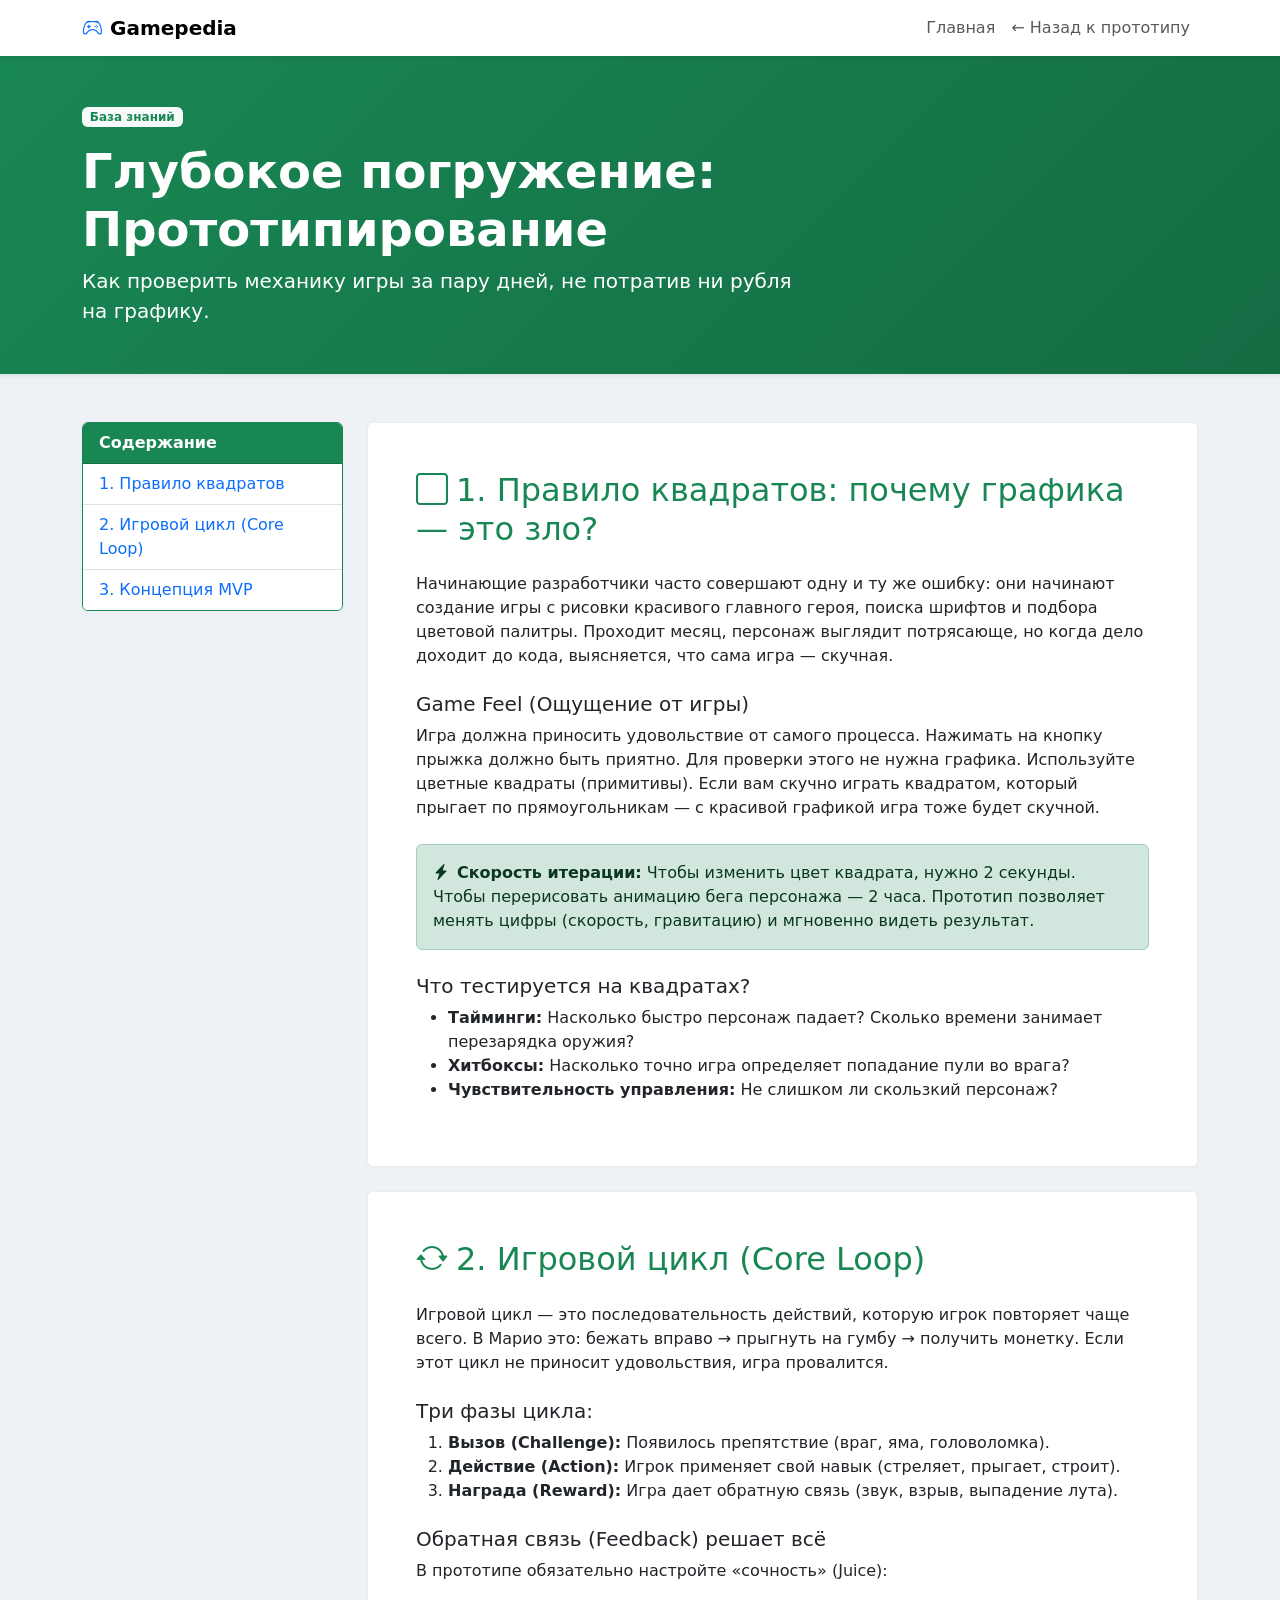
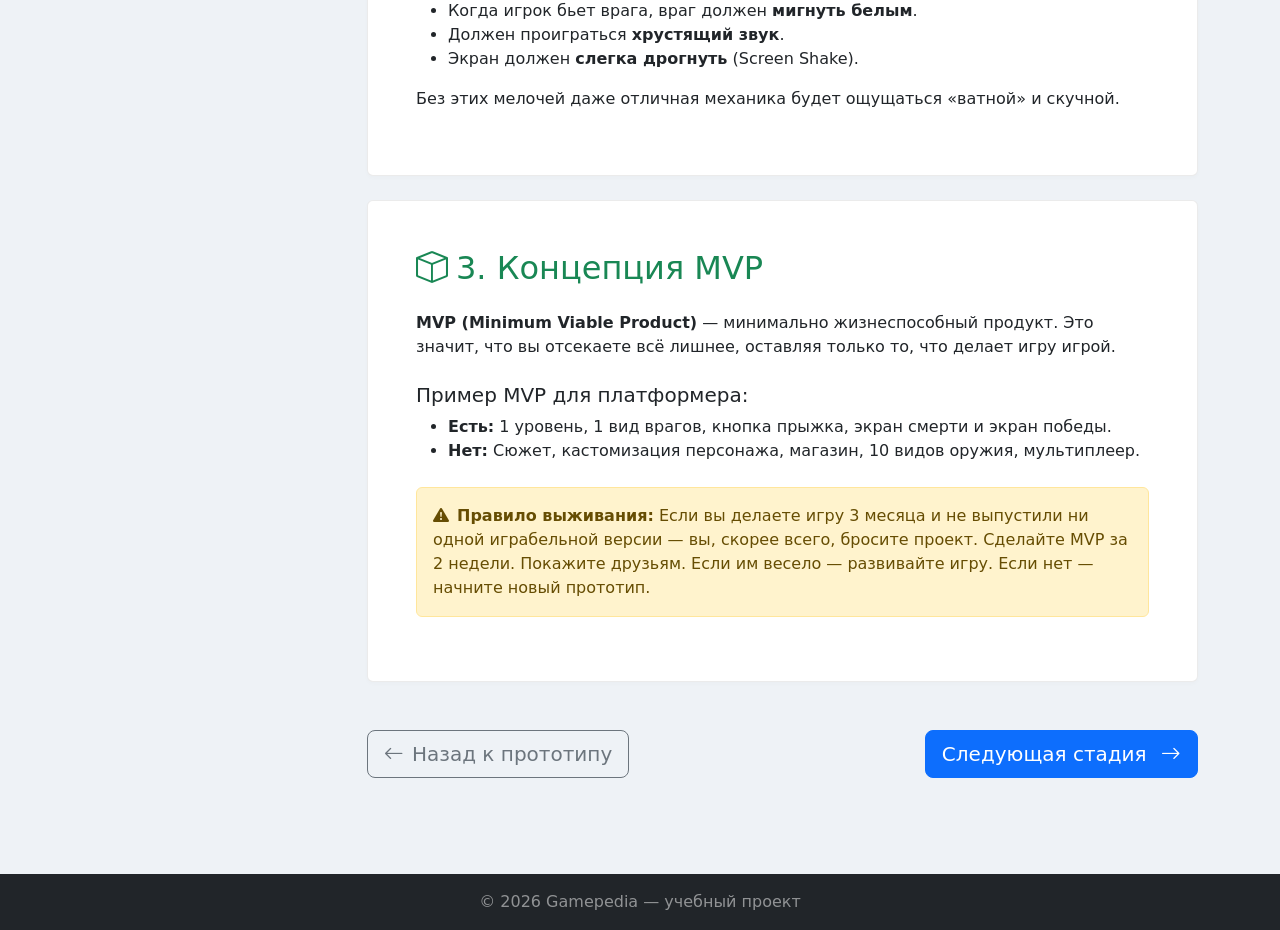
<file: prototyping-full.html>
<!doctype html>
<html lang="ru">
<head>
  <meta charset="utf-8">
  <meta name="viewport" content="width=device-width, initial-scale=1">
  <title>Полное руководство по прототипированию — Gamepedia</title>
  <link href="https://cdn.jsdelivr.net/npm/bootstrap@5.3.3/dist/css/bootstrap.min.css" rel="stylesheet">
  <link rel="stylesheet" href="https://cdn.jsdelivr.net/npm/bootstrap-icons@1.11.3/font/bootstrap-icons.min.css">
  <link rel="stylesheet" href="css/style.css">
</head>
<body class="bg-body-tertiary">

  <nav class="navbar navbar-expand-lg bg-body shadow-sm sticky-top">
    <div class="container">
      <a class="navbar-brand fw-bold" href="index.html"><i class="bi bi-controller me-2 text-primary"></i>Gamepedia</a>
      <div class="navbar-nav ms-auto flex-row flex-wrap">
        <a class="nav-link" href="index.html">Главная</a>
        <a class="nav-link" href="prototyping.html">← Назад к прототипу</a>
      </div>
    </div>
  </nav>

  <header class="bg-success text-white py-5 mb-5 shadow-sm" style="background: linear-gradient(135deg, #198754 0%, #146c43 100%);">
    <div class="container">
      <div class="row">
        <div class="col-lg-8">
          <span class="badge bg-light text-success mb-3">База знаний</span>
          <h1 class="display-5 fw-bold">Глубокое погружение: Прототипирование</h1>
          <p class="lead mb-0">Как проверить механику игры за пару дней, не потратив ни рубля на графику.</p>
        </div>
      </div>
    </div>
  </header>

  <main class="container pb-5">
    <div class="row">
      <!-- Боковое меню (навигация по статье) -->
      <div class="col-lg-3 d-none d-lg-block">
        <div class="position-sticky" style="top: 100px;">
          <div class="card border-success">
            <div class="card-header fw-bold bg-success text-white">Содержание</div>
            <ul class="list-group list-group-flush">
              <li class="list-group-item"><a href="#squares" class="text-decoration-none">1. Правило квадратов</a></li>
              <li class="list-group-item"><a href="#coreloop" class="text-decoration-none">2. Игровой цикл (Core Loop)</a></li>
              <li class="list-group-item"><a href="#mvp" class="text-decoration-none">3. Концепция MVP</a></li>
            </ul>
          </div>
        </div>
      </div>

      <!-- Сама статья -->
      <div class="col-lg-9">
        
        <article class="card mb-4" id="squares">
          <div class="card-body p-4 p-md-5">
            <h2 class="mb-4 text-success"><i class="bi bi-square me-2"></i>1. Правило квадратов: почему графика — это зло?</h2>
            <p>Начинающие разработчики часто совершают одну и ту же ошибку: они начинают создание игры с рисовки красивого главного героя, поиска шрифтов и подбора цветовой палитры. Проходит месяц, персонаж выглядит потрясающе, но когда дело доходит до кода, выясняется, что сама игра — скучная.</p>
            
            <h5 class="mt-4">Game Feel (Ощущение от игры)</h5>
            <p>Игра должна приносить удовольствие от самого процесса. Нажимать на кнопку прыжка должно быть приятно. Для проверки этого не нужна графика. Используйте цветные квадраты (примитивы). Если вам скучно играть квадратом, который прыгает по прямоугольникам — с красивой графикой игра тоже будет скучной.</p>

            <div class="alert alert-success mt-4">
              <i class="bi bi-lightning-charge-fill me-2"></i><strong>Скорость итерации:</strong> Чтобы изменить цвет квадрата, нужно 2 секунды. Чтобы перерисовать анимацию бега персонажа — 2 часа. Прототип позволяет менять цифры (скорость, гравитацию) и мгновенно видеть результат.
            </div>

            <h5 class="mt-4">Что тестируется на квадратах?</h5>
            <ul>
              <li><strong>Тайминги:</strong> Насколько быстро персонаж падает? Сколько времени занимает перезарядка оружия?</li>
              <li><strong>Хитбоксы:</strong> Насколько точно игра определяет попадание пули во врага?</li>
              <li><strong>Чувствительность управления:</strong> Не слишком ли скользкий персонаж?</li>
            </ul>
          </div>
        </article>

        <article class="card mb-4" id="coreloop">
          <div class="card-body p-4 p-md-5">
            <h2 class="mb-4 text-success"><i class="bi bi-arrow-repeat me-2"></i>2. Игровой цикл (Core Loop)</h2>
            <p>Игровой цикл — это последовательность действий, которую игрок повторяет чаще всего. В Марио это: бежать вправо → прыгнуть на гумбу → получить монетку. Если этот цикл не приносит удовольствия, игра провалится.</p>

            <h5 class="mt-4">Три фазы цикла:</h5>
            <ol>
              <li><strong>Вызов (Challenge):</strong> Появилось препятствие (враг, яма, головоломка).</li>
              <li><strong>Действие (Action):</strong> Игрок применяет свой навык (стреляет, прыгает, строит).</li>
              <li><strong>Награда (Reward):</strong> Игра дает обратную связь (звук, взрыв, выпадение лута).</li>
            </ol>

            <h5 class="mt-4">Обратная связь (Feedback) решает всё</h5>
            <p>В прототипе обязательно настройте «сочность» (Juice):</p>
            <ul>
              <li>Когда игрок бьет врага, враг должен <strong>мигнуть белым</strong>.</li>
              <li>Должен проиграться <strong>хрустящий звук</strong>.</li>
              <li>Экран должен <strong>слегка дрогнуть</strong> (Screen Shake).</li>
            </ul>
            <p>Без этих мелочей даже отличная механика будет ощущаться «ватной» и скучной.</p>
          </div>
        </article>

        <article class="card mb-4" id="mvp">
          <div class="card-body p-4 p-md-5">
            <h2 class="mb-4 text-success"><i class="bi bi-box me-2"></i>3. Концепция MVP</h2>
            <p><strong>MVP (Minimum Viable Product)</strong> — минимально жизнеспособный продукт. Это значит, что вы отсекаете всё лишнее, оставляя только то, что делает игру игрой.</p>

            <h5 class="mt-4">Пример MVP для платформера:</h5>
            <ul>
              <li><strong>Есть:</strong> 1 уровень, 1 вид врагов, кнопка прыжка, экран смерти и экран победы.</li>
              <li><strong>Нет:</strong> Сюжет, кастомизация персонажа, магазин, 10 видов оружия, мультиплеер.</li>
            </ul>

            <div class="alert alert-warning mt-4">
              <i class="bi bi-exclamation-triangle-fill me-2"></i><strong>Правило выживания:</strong> Если вы делаете игру 3 месяца и не выпустили ни одной играбельной версии — вы, скорее всего, бросите проект. Сделайте MVP за 2 недели. Покажите друзьям. Если им весело — развивайте игру. Если нет — начните новый прототип.
            </div>
          </div>
        </article>

        <div class="d-grid gap-2 d-md-flex justify-content-md-between mt-5">
          <a href="prototyping.html" class="btn btn-outline-secondary btn-lg"><i class="bi bi-arrow-left me-2"></i>Назад к прототипу</a>
          <a href="development.html" class="btn btn-primary btn-lg">Следующая стадия <i class="bi bi-arrow-right ms-2"></i></a>
        </div>

      </div>
    </div>
  </main>

  <footer class="bg-dark text-white-50 text-center py-3 mt-5">
    <div class="container"><p class="mb-0">© 2026 Gamepedia — учебный проект</p></div>
  </footer>

  <script src="https://cdn.jsdelivr.net/npm/bootstrap@5.3.3/dist/js/bootstrap.bundle.min.js"></script>
  <script src="js/main.js"></script>
</body>
</html>
</file>
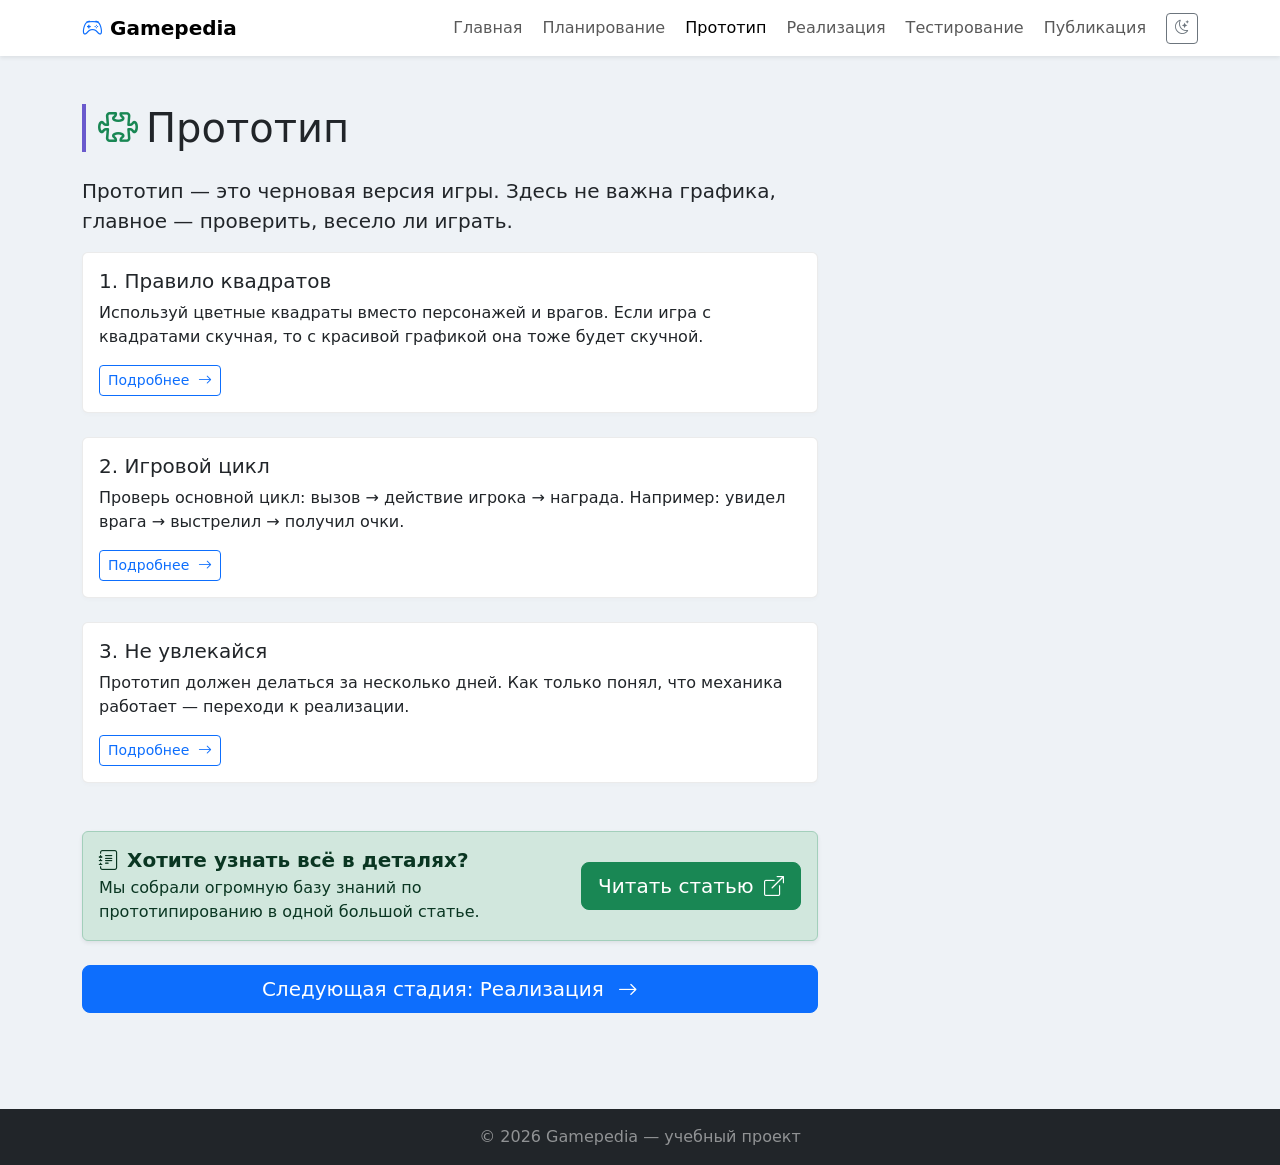
<file: prototyping.html>
<!doctype html>
<html lang="ru">
<head>
  <meta charset="utf-8">
  <meta name="viewport" content="width=device-width, initial-scale=1">
  <title>Прототип — Gamepedia</title>
  <link href="https://cdn.jsdelivr.net/npm/bootstrap@5.3.3/dist/css/bootstrap.min.css" rel="stylesheet">
  <link rel="stylesheet" href="https://cdn.jsdelivr.net/npm/bootstrap-icons@1.11.3/font/bootstrap-icons.min.css">
  <link rel="stylesheet" href="css/style.css">
</head>
<body class="bg-body-tertiary">

  <nav class="navbar navbar-expand-lg bg-body shadow-sm sticky-top">
    <div class="container">
      <a class="navbar-brand fw-bold" href="index.html"><i class="bi bi-controller me-2 text-primary"></i>Gamepedia</a>
      <button class="navbar-toggler" type="button" data-bs-toggle="collapse" data-bs-target="#navMenu" aria-label="Меню">
        <span class="navbar-toggler-icon"></span>
      </button>
      <div class="collapse navbar-collapse" id="navMenu">
        <ul class="navbar-nav ms-auto align-items-lg-center gap-lg-1">
          <li class="nav-item"><a class="nav-link" href="index.html">Главная</a></li>
          <li class="nav-item"><a class="nav-link" href="planning.html">Планирование</a></li>
          <li class="nav-item"><a class="nav-link" href="prototyping.html">Прототип</a></li>
          <li class="nav-item"><a class="nav-link" href="development.html">Реализация</a></li>
          <li class="nav-item"><a class="nav-link" href="testing.html">Тестирование</a></li>
          <li class="nav-item"><a class="nav-link" href="publishing.html">Публикация</a></li>
          <li class="nav-item ms-lg-2">
            <button id="themeToggle" class="btn btn-sm btn-outline-secondary" type="button"></button>
          </li>
        </ul>
      </div>
    </div>
  </nav>

  <main class="container py-5">
    <div class="row">
      <div class="col-lg-8">
        <h1 class="section-title mb-4"><i class="bi bi-puzzle text-success me-2"></i>Прототип</h1>
        <p class="lead">Прототип — это черновая версия игры. Здесь не важна графика, главное — проверить, весело ли играть.</p>
        
        <div class="card mb-4">
          <div class="card-body">
            <h3 class="h5">1. Правило квадратов</h3>
            <p class="mb-0">Используй цветные квадраты вместо персонажей и врагов. Если игра с квадратами скучная, то с красивой графикой она тоже будет скучной.</p>
            <button class="btn btn-sm btn-outline-primary mt-3" data-bs-toggle="modal" data-bs-target="#squaresModal">
              Подробнее <i class="bi bi-arrow-right ms-1"></i>
            </button>
          </div>
        </div>

        <div class="card mb-4">
          <div class="card-body">
            <h3 class="h5">2. Игровой цикл</h3>
            <p class="mb-0">Проверь основной цикл: вызов → действие игрока → награда. Например: увидел врага → выстрелил → получил очки.</p>
            <button class="btn btn-sm btn-outline-primary mt-3" data-bs-toggle="modal" data-bs-target="#loopModal">
              Подробнее <i class="bi bi-arrow-right ms-1"></i>
            </button>
          </div>
        </div>

        <div class="card mb-4">
          <div class="card-body">
            <h3 class="h5">3. Не увлекайся</h3>
            <p class="mb-0">Прототип должен делаться за несколько дней. Как только понял, что механика работает — переходи к реализации.</p>
            <button class="btn btn-sm btn-outline-primary mt-3" data-bs-toggle="modal" data-bs-target="#mvpModal">
              Подробнее <i class="bi bi-arrow-right ms-1"></i>
            </button>
          </div>
        </div>

        <!-- БОЛЬШАЯ КНОПКА ПЕРЕХОДА В БАЗУ ЗНАНИЙ -->
        <div class="alert alert-success d-flex flex-column flex-md-row justify-content-between align-items-md-center mt-5 shadow-sm" role="alert">
          <div class="mb-3 mb-md-0">
            <h5 class="alert-heading fw-bold mb-1"><i class="bi bi-journal-text me-2"></i>Хотите узнать всё в деталях?</h5>
            <p class="mb-0">Мы собрали огромную базу знаний по прототипированию в одной большой статье.</p>
          </div>
          <a href="prototyping-full.html" class="btn btn-success btn-lg text-nowrap ms-md-3">Читать статью <i class="bi bi-box-arrow-up-right ms-1"></i></a>
        </div>

        <!-- Кнопка перехода на следующий этап -->
        <div class="mt-4">
          <a href="development.html" class="btn btn-primary btn-lg w-100">Следующая стадия: Реализация <i class="bi bi-arrow-right ms-2"></i></a>
        </div>

      </div>
    </div>
  </main>

  <footer class="bg-dark text-white-50 text-center py-3 mt-5">
    <div class="container"><p class="mb-0">© 2026 Gamepedia — учебный проект</p></div>
  </footer>

  <button id="backToTop" class="btn btn-primary back-to-top" type="button" aria-label="Наверх"><i class="bi bi-arrow-up"></i></button>

  <!-- МОДАЛЬНЫЕ ОКНА -->
  <div class="modal fade" id="squaresModal" tabindex="-1" aria-hidden="true">
    <div class="modal-dialog modal-lg modal-dialog-scrollable">
      <div class="modal-content">
        <div class="modal-header">
          <h5 class="modal-title fw-bold"><i class="bi bi-square text-success me-2"></i>Почему квадраты?</h5>
          <button type="button" class="btn-close" data-bs-dismiss="modal" aria-label="Закрыть"></button>
        </div>
        <div class="modal-body">
          <p>На этапе прототипа главная задача — проверить <strong>Game Feel</strong> (ощущение от игры). Прыгает ли персонаж слишком высоко? Достаточно ли быстро летит пуля? </p>
          <p>Если вы потратите 2 недели на рисовку красивой анимации прыжка, а потом поймете, что сама механика прыжков скучная — вы зря потратите время. Квадраты позволяют менять цифры (скорость, гравитацию) за секунды.</p>
          <h6 class="mt-4">Где брать ассеты (если нужны):</h6>
          <ul>
            <li><strong>Kenney.nl</strong> — тысячи бесплатных ассетов для прототипов.</li>
            <li><strong>itch.io (Asset Store)</strong> — много бесплатной графики от инди-художников.</li>
          </ul>
        </div>
      </div>
    </div>
  </div>

  <div class="modal fade" id="loopModal" tabindex="-1" aria-hidden="true">
    <div class="modal-dialog modal-lg modal-dialog-scrollable">
      <div class="modal-content">
        <div class="modal-header">
          <h5 class="modal-title fw-bold"><i class="bi bi-arrow-repeat text-success me-2"></i>Как тестировать цикл</h5>
          <button type="button" class="btn-close" data-bs-dismiss="modal" aria-label="Закрыть"></button>
        </div>
        <div class="modal-body">
          <p>Игровой цикл (Core Loop) — это сердце вашей игры. Чтобы его проверить, задайте себе вопросы:</p>
          <ol>
            <li><strong>Обратная связь:</strong> Понятно ли игроку, что он попал по врагу? (Звук, вспышка, тряска экрана).</li>
            <li><strong>Тайминги:</strong> Не слишком ли долго персонаж восстанавливается после удара? Не раздражает ли это?</li>
            <li><strong>Награда:</strong> Чувствует ли игрок прогресс? (Очки, опыт, новая пушка).</li>
          </ol>
          <p class="mb-0">Если игроку скучно повторять действие даже с квадратами — нужно менять механику, а не графику.</p>
        </div>
      </div>
    </div>
  </div>

  <div class="modal fade" id="mvpModal" tabindex="-1" aria-hidden="true">
    <div class="modal-dialog modal-lg modal-dialog-scrollable">
      <div class="modal-content">
        <div class="modal-header">
          <h5 class="modal-title fw-bold"><i class="bi bi-hourglass-split text-success me-2"></i>Понятие MVP</h5>
          <button type="button" class="btn-close" data-bs-dismiss="modal" aria-label="Закрыть"></button>
        </div>
        <div class="modal-body">
          <p><strong>MVP (Minimum Viable Product)</strong> — минимально жизнеспособный продукт. Это игра, в которой есть только самый необходимый набор функций, но она уже играбельна от начала до конца.</p>
          <p>Например, в MVP платформера будет: 1 уровень, 1 вид врага, прыжок и главное меню. Не должно быть: системы крафта, магазина скинов, 50 уровней.</p>
          <p>Сделайте MVP, выпустите его на друзьях, соберите фидбек — и только потом добавляйте новые фичи. Это спасает от выгорания.</p>
        </div>
      </div>
    </div>
  </div>

  <script src="https://cdn.jsdelivr.net/npm/bootstrap@5.3.3/dist/js/bootstrap.bundle.min.js"></script>
  <script src="js/main.js"></script>
</body>
</html>
</file>
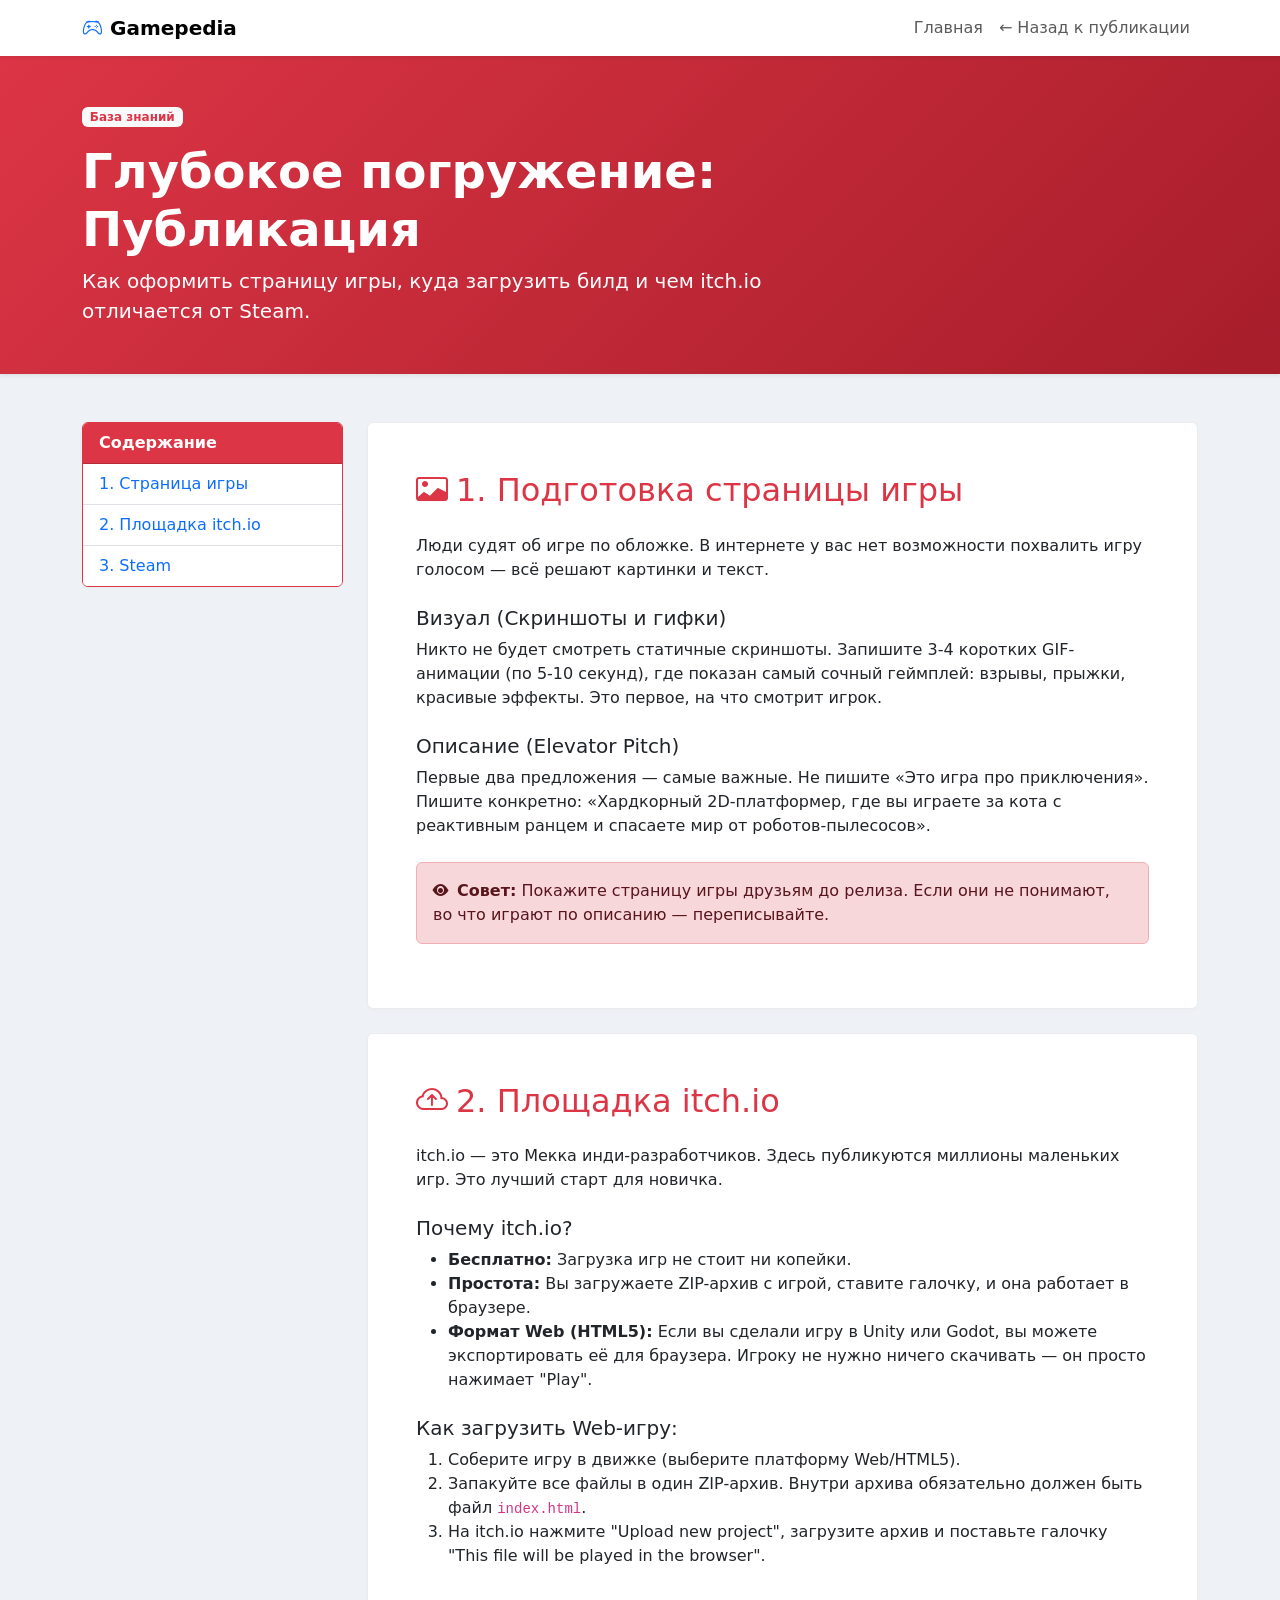
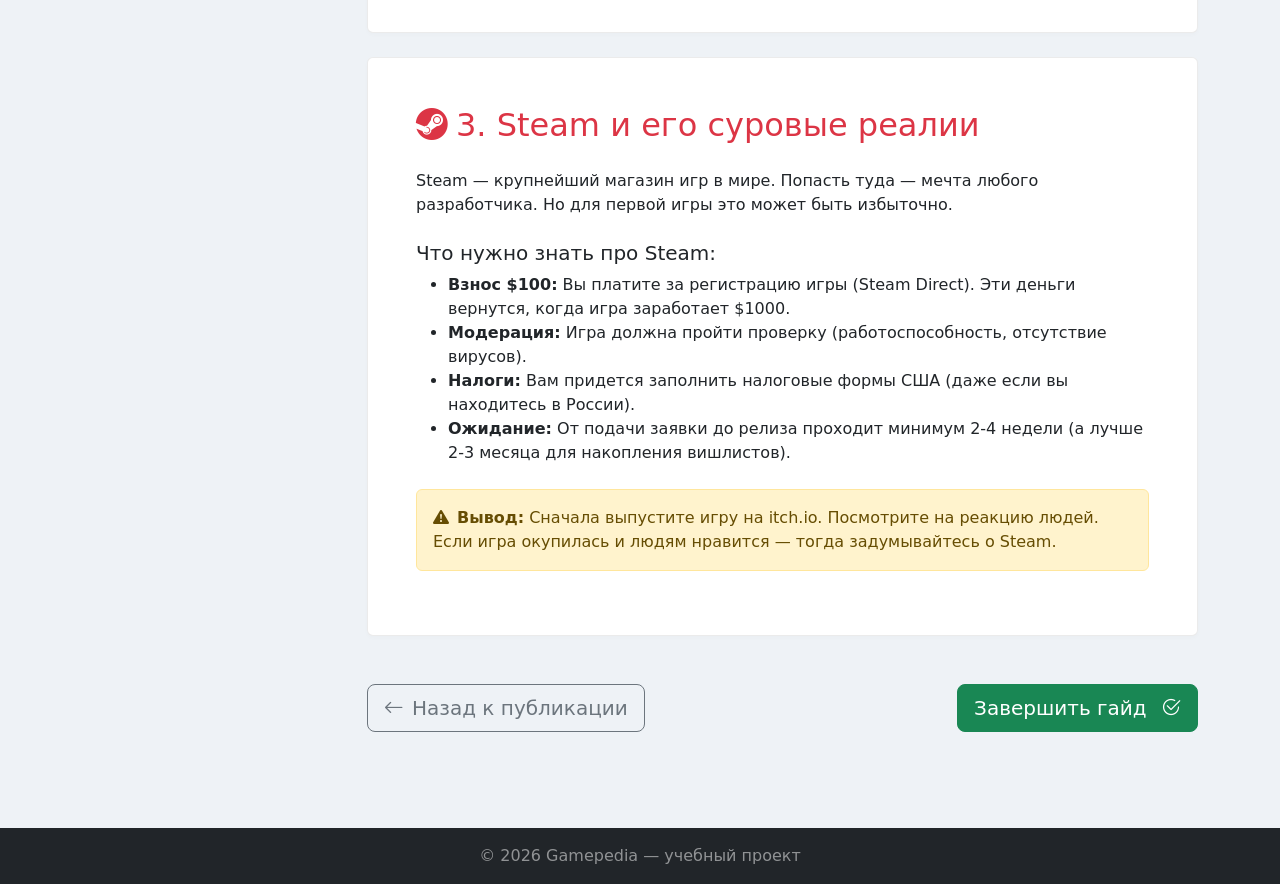
<file: publishing-full.html>
<!doctype html>
<html lang="ru">
<head>
  <meta charset="utf-8">
  <meta name="viewport" content="width=device-width, initial-scale=1">
  <title>Полное руководство по публикации — Gamepedia</title>
  <link href="https://cdn.jsdelivr.net/npm/bootstrap@5.3.3/dist/css/bootstrap.min.css" rel="stylesheet">
  <link rel="stylesheet" href="https://cdn.jsdelivr.net/npm/bootstrap-icons@1.11.3/font/bootstrap-icons.min.css">
  <link rel="stylesheet" href="css/style.css">
</head>
<body class="bg-body-tertiary">

  <nav class="navbar navbar-expand-lg bg-body shadow-sm sticky-top">
    <div class="container">
      <a class="navbar-brand fw-bold" href="index.html"><i class="bi bi-controller me-2 text-primary"></i>Gamepedia</a>
      <div class="navbar-nav ms-auto flex-row flex-wrap">
        <a class="nav-link" href="index.html">Главная</a>
        <a class="nav-link" href="publishing.html">← Назад к публикации</a>
      </div>
    </div>
  </nav>

  <header class="bg-danger text-white py-5 mb-5 shadow-sm" style="background: linear-gradient(135deg, #dc3545 0%, #a71d2a 100%);">
    <div class="container">
      <div class="row">
        <div class="col-lg-8">
          <span class="badge bg-light text-danger mb-3">База знаний</span>
          <h1 class="display-5 fw-bold">Глубокое погружение: Публикация</h1>
          <p class="lead mb-0">Как оформить страницу игры, куда загрузить билд и чем itch.io отличается от Steam.</p>
        </div>
      </div>
    </div>
  </header>

  <main class="container pb-5">
    <div class="row">
      <!-- Боковое меню -->
      <div class="col-lg-3 d-none d-lg-block">
        <div class="position-sticky" style="top: 100px;">
          <div class="card border-danger">
            <div class="card-header fw-bold bg-danger text-white">Содержание</div>
            <ul class="list-group list-group-flush">
              <li class="list-group-item"><a href="#storepage" class="text-decoration-none">1. Страница игры</a></li>
              <li class="list-group-item"><a href="#itchio" class="text-decoration-none">2. Площадка itch.io</a></li>
              <li class="list-group-item"><a href="#steam" class="text-decoration-none">3. Steam</a></li>
            </ul>
          </div>
        </div>
      </div>

      <!-- Сама статья -->
      <div class="col-lg-9">
        
        <article class="card mb-4" id="storepage">
          <div class="card-body p-4 p-md-5">
            <h2 class="mb-4 text-danger"><i class="bi bi-card-image me-2"></i>1. Подготовка страницы игры</h2>
            <p>Люди судят об игре по обложке. В интернете у вас нет возможности похвалить игру голосом — всё решают картинки и текст.</p>
            
            <h5 class="mt-4">Визуал (Скриншоты и гифки)</h5>
            <p>Никто не будет смотреть статичные скриншоты. Запишите 3-4 коротких GIF-анимации (по 5-10 секунд), где показан самый сочный геймплей: взрывы, прыжки, красивые эффекты. Это первое, на что смотрит игрок.</p>

            <h5 class="mt-4">Описание (Elevator Pitch)</h5>
            <p>Первые два предложения — самые важные. Не пишите «Это игра про приключения». Пишите конкретно: «Хардкорный 2D-платформер, где вы играете за кота с реактивным ранцем и спасаете мир от роботов-пылесосов».</p>

            <div class="alert alert-danger mt-4">
              <i class="bi bi-eye-fill me-2"></i><strong>Совет:</strong> Покажите страницу игры друзьям до релиза. Если они не понимают, во что играют по описанию — переписывайте.
            </div>
          </div>
        </article>

        <article class="card mb-4" id="itchio">
          <div class="card-body p-4 p-md-5">
            <h2 class="mb-4 text-danger"><i class="bi bi-cloud-arrow-up me-2"></i>2. Площадка itch.io</h2>
            <p>itch.io — это Мекка инди-разработчиков. Здесь публикуются миллионы маленьких игр. Это лучший старт для новичка.</p>

            <h5 class="mt-4">Почему itch.io?</h5>
            <ul>
              <li><strong>Бесплатно:</strong> Загрузка игр не стоит ни копейки.</li>
              <li><strong>Простота:</strong> Вы загружаете ZIP-архив с игрой, ставите галочку, и она работает в браузере.</li>
              <li><strong>Формат Web (HTML5):</strong> Если вы сделали игру в Unity или Godot, вы можете экспортировать её для браузера. Игроку не нужно ничего скачивать — он просто нажимает "Play".</li>
            </ul>

            <h5 class="mt-4">Как загрузить Web-игру:</h5>
            <ol>
              <li>Соберите игру в движке (выберите платформу Web/HTML5).</li>
              <li>Запакуйте все файлы в один ZIP-архив. Внутри архива обязательно должен быть файл <code>index.html</code>.</li>
              <li>На itch.io нажмите "Upload new project", загрузите архив и поставьте галочку "This file will be played in the browser".</li>
            </ol>
          </div>
        </article>

        <article class="card mb-4" id="steam">
          <div class="card-body p-4 p-md-5">
            <h2 class="mb-4 text-danger"><i class="bi bi-steam me-2"></i>3. Steam и его суровые реалии</h2>
            <p>Steam — крупнейший магазин игр в мире. Попасть туда — мечта любого разработчика. Но для первой игры это может быть избыточно.</p>

            <h5 class="mt-4">Что нужно знать про Steam:</h5>
            <ul>
              <li><strong>Взнос $100:</strong> Вы платите за регистрацию игры (Steam Direct). Эти деньги вернутся, когда игра заработает $1000.</li>
              <li><strong>Модерация:</strong> Игра должна пройти проверку (работоспособность, отсутствие вирусов).</li>
              <li><strong>Налоги:</strong> Вам придется заполнить налоговые формы США (даже если вы находитесь в России).</li>
              <li><strong>Ожидание:</strong> От подачи заявки до релиза проходит минимум 2-4 недели (а лучше 2-3 месяца для накопления вишлистов).</li>
            </ul>

            <div class="alert alert-warning mt-4">
              <i class="bi bi-exclamation-triangle-fill me-2"></i><strong>Вывод:</strong> Сначала выпустите игру на itch.io. Посмотрите на реакцию людей. Если игра окупилась и людям нравится — тогда задумывайтесь о Steam.
            </div>
          </div>
        </article>

        <div class="d-grid gap-2 d-md-flex justify-content-md-between mt-5">
          <a href="publishing.html" class="btn btn-outline-secondary btn-lg"><i class="bi bi-arrow-left me-2"></i>Назад к публикации</a>
          <a href="index.html" class="btn btn-success btn-lg">Завершить гайд <i class="bi bi-check2-circle ms-2"></i></a>
        </div>

      </div>
    </div>
  </main>

  <footer class="bg-dark text-white-50 text-center py-3 mt-5">
    <div class="container"><p class="mb-0">© 2026 Gamepedia — учебный проект</p></div>
  </footer>

  <script src="https://cdn.jsdelivr.net/npm/bootstrap@5.3.3/dist/js/bootstrap.bundle.min.js"></script>
  <script src="js/main.js"></script>
</body>
</html>
</file>
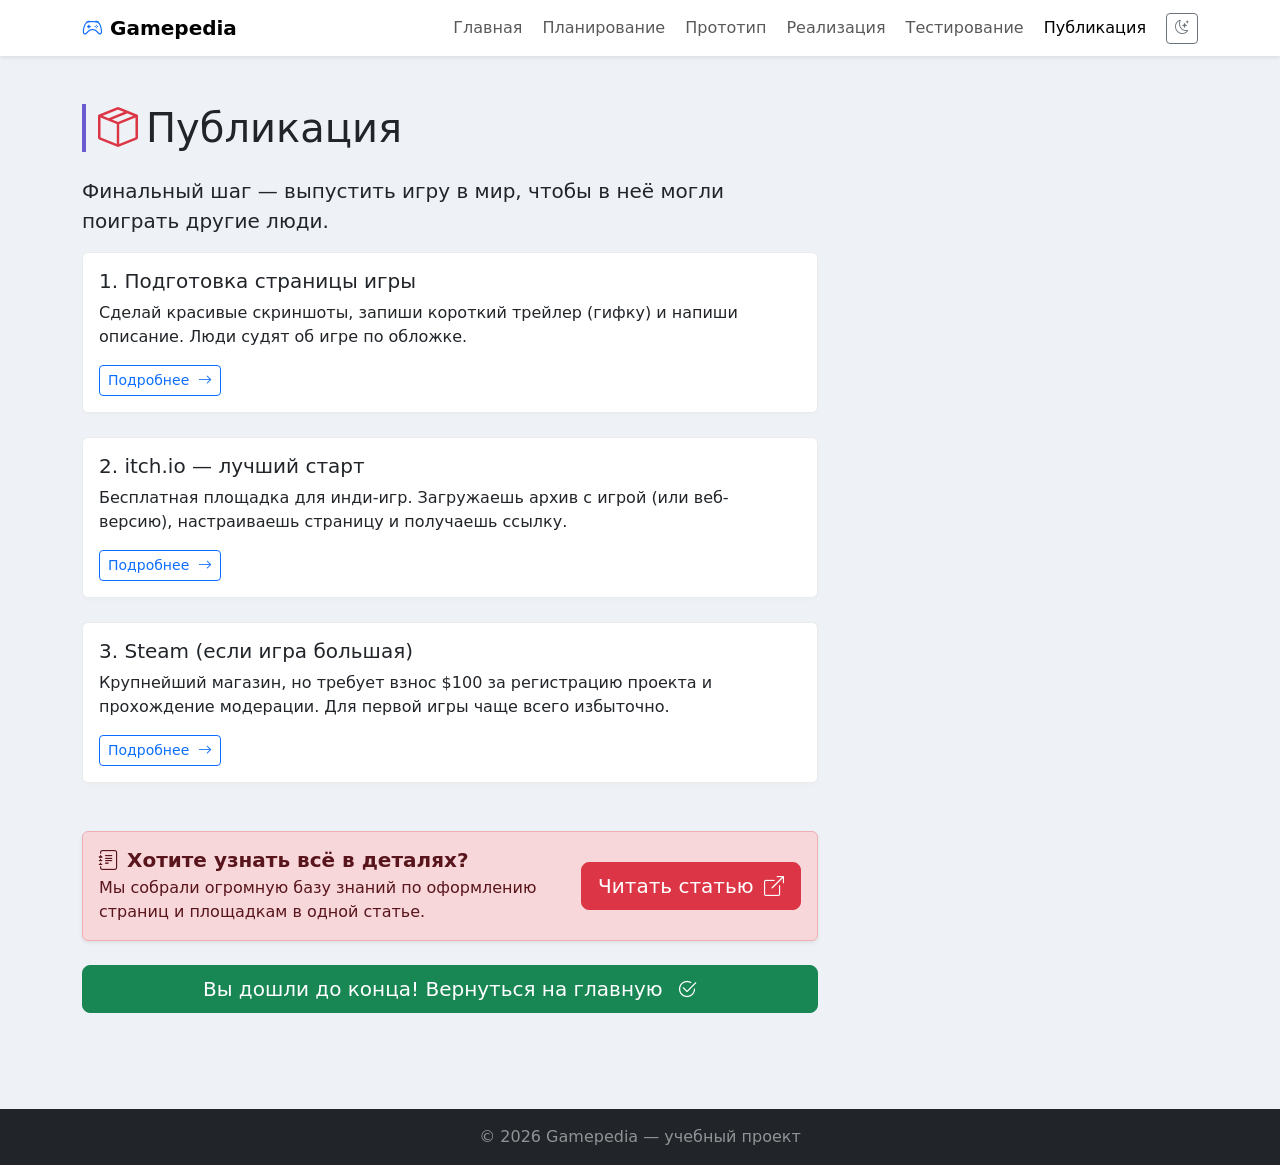
<file: publishing.html>
<!doctype html>
<html lang="ru">
<head>
  <meta charset="utf-8">
  <meta name="viewport" content="width=device-width, initial-scale=1">
  <title>Публикация — Gamepedia</title>
  <link href="https://cdn.jsdelivr.net/npm/bootstrap@5.3.3/dist/css/bootstrap.min.css" rel="stylesheet">
  <link rel="stylesheet" href="https://cdn.jsdelivr.net/npm/bootstrap-icons@1.11.3/font/bootstrap-icons.min.css">
  <link rel="stylesheet" href="css/style.css">
</head>
<body class="bg-body-tertiary">

  <nav class="navbar navbar-expand-lg bg-body shadow-sm sticky-top">
    <div class="container">
      <a class="navbar-brand fw-bold" href="index.html"><i class="bi bi-controller me-2 text-primary"></i>Gamepedia</a>
      <button class="navbar-toggler" type="button" data-bs-toggle="collapse" data-bs-target="#navMenu" aria-label="Меню">
        <span class="navbar-toggler-icon"></span>
      </button>
      <div class="collapse navbar-collapse" id="navMenu">
        <ul class="navbar-nav ms-auto align-items-lg-center gap-lg-1">
          <li class="nav-item"><a class="nav-link" href="index.html">Главная</a></li>
          <li class="nav-item"><a class="nav-link" href="planning.html">Планирование</a></li>
          <li class="nav-item"><a class="nav-link" href="prototyping.html">Прототип</a></li>
          <li class="nav-item"><a class="nav-link" href="development.html">Реализация</a></li>
          <li class="nav-item"><a class="nav-link" href="testing.html">Тестирование</a></li>
          <li class="nav-item"><a class="nav-link" href="publishing.html">Публикация</a></li>
          <li class="nav-item ms-lg-2">
            <button id="themeToggle" class="btn btn-sm btn-outline-secondary" type="button"></button>
          </li>
        </ul>
      </div>
    </div>
  </nav>

  <main class="container py-5">
    <div class="row">
      <div class="col-lg-8">
        <h1 class="section-title mb-4"><i class="bi bi-box-seam text-danger me-2"></i>Публикация</h1>
        <p class="lead">Финальный шаг — выпустить игру в мир, чтобы в неё могли поиграть другие люди.</p>
        
        <div class="card mb-4">
          <div class="card-body">
            <h3 class="h5">1. Подготовка страницы игры</h3>
            <p class="mb-0">Сделай красивые скриншоты, запиши короткий трейлер (гифку) и напиши описание. Люди судят об игре по обложке.</p>
            <button class="btn btn-sm btn-outline-primary mt-3" data-bs-toggle="modal" data-bs-target="#storePageModal">
              Подробнее <i class="bi bi-arrow-right ms-1"></i>
            </button>
          </div>
        </div>

        <div class="card mb-4">
          <div class="card-body">
            <h3 class="h5">2. itch.io — лучший старт</h3>
            <p class="mb-0">Бесплатная площадка для инди-игр. Загружаешь архив с игрой (или веб-версию), настраиваешь страницу и получаешь ссылку.</p>
            <button class="btn btn-sm btn-outline-primary mt-3" data-bs-toggle="modal" data-bs-target="#itchModal">
              Подробнее <i class="bi bi-arrow-right ms-1"></i>
            </button>
          </div>
        </div>

        <div class="card mb-4">
          <div class="card-body">
            <h3 class="h5">3. Steam (если игра большая)</h3>
            <p class="mb-0">Крупнейший магазин, но требует взнос $100 за регистрацию проекта и прохождение модерации. Для первой игры чаще всего избыточно.</p>
            <button class="btn btn-sm btn-outline-primary mt-3" data-bs-toggle="modal" data-bs-target="#steamModal">
              Подробнее <i class="bi bi-arrow-right ms-1"></i>
            </button>
          </div>
        </div>

        <!-- БОЛЬШАЯ КНОПКА ПЕРЕХОДА В БАЗУ ЗНАНИЙ -->
        <div class="alert alert-danger d-flex flex-column flex-md-row justify-content-between align-items-md-center mt-5 shadow-sm" role="alert">
          <div class="mb-3 mb-md-0">
            <h5 class="alert-heading fw-bold mb-1"><i class="bi bi-journal-text me-2"></i>Хотите узнать всё в деталях?</h5>
            <p class="mb-0">Мы собрали огромную базу знаний по оформлению страниц и площадкам в одной статье.</p>
          </div>
          <a href="publishing-full.html" class="btn btn-danger btn-lg text-nowrap ms-md-3">Читать статью <i class="bi bi-box-arrow-up-right ms-1"></i></a>
        </div>

        <!-- Кнопка перехода на Главную (так как это конец) -->
        <div class="mt-4">
          <a href="index.html" class="btn btn-success btn-lg w-100">Вы дошли до конца! Вернуться на главную <i class="bi bi-check2-circle ms-2"></i></a>
        </div>

      </div>
    </div>
  </main>

  <footer class="bg-dark text-white-50 text-center py-3 mt-5">
    <div class="container"><p class="mb-0">© 2026 Gamepedia — учебный проект</p></div>
  </footer>

  <button id="backToTop" class="btn btn-primary back-to-top" type="button" aria-label="Наверх"><i class="bi bi-arrow-up"></i></button>

  <!-- МОДАЛЬНЫЕ ОКНА -->
  <div class="modal fade" id="storePageModal" tabindex="-1" aria-hidden="true">
    <div class="modal-dialog modal-lg modal-dialog-scrollable">
      <div class="modal-content">
        <div class="modal-header">
          <h5 class="modal-title fw-bold"><i class="bi bi-card-image text-danger me-2"></i>Как оформить страницу</h5>
          <button type="button" class="btn-close" data-bs-dismiss="modal" aria-label="Закрыть"></button>
        </div>
        <div class="modal-body">
          <p>Маркетинг начинается не с рекламы, а с оформления страницы. Что нужно:</p>
          <ul>
            <li><strong>Капсула (Обложка):</strong> Яркая картинка, которая цепляет взгляд в ленте.</li>
            <li><strong>Гифки:</strong> Статичные скриншоты почти никто не смотрит. Запишите 3-4 коротких гифки с самым интересным геймплеем.</li>
            <li><strong>Описание:</strong> Первые два предложения — самые важные. Напишите, что это за игра, без воды. (Плохо: «Это игра про приключения». Хорошо: «Хардкорный платформер, где вы играете за кота с реактивным ранцем»).</li>
          </ul>
        </div>
      </div>
    </div>
  </div>

  <div class="modal fade" id="itchModal" tabindex="-1" aria-hidden="true">
    <div class="modal-dialog modal-lg modal-dialog-scrollable">
      <div class="modal-content">
        <div class="modal-header">
          <h5 class="modal-title fw-bold"><i class="bi bi-cloud-arrow-up text-danger me-2"></i>Публикация на itch.io</h5>
          <button type="button" class="btn-close" data-bs-dismiss="modal" aria-label="Закрыть"></button>
        </div>
        <div class="modal-body">
          <p>itch.io — это рай для инди-разработчиков. Публикация полностью бесплатна.</p>
          <ol>
            <li>Зарегистрируйтесь и нажмите <strong>Upload new project</strong>.</li>
            <li>Заполните название и описание.</li>
            <li><strong>Kind of project:</strong> выберите HTML (если игра в браузере) или Downloadable (если это exe/zip файл).</li>
            <li>Загрузите файлы. Если это HTML5, запакуйте все файлы игры в ZIP-архив (внутри архива обязательно должен быть `index.html`).</li>
            <li>Поставьте галочку <em>«This file will be played in the browser»</em> и укажите размер окна игры.</li>
            <li>Нажмите <strong>Save & view page</strong>, а затем <strong>Publish</strong>.</li>
          </ol>
        </div>
      </div>
    </div>
  </div>

  <div class="modal fade" id="steamModal" tabindex="-1" aria-hidden="true">
    <div class="modal-dialog modal-lg modal-dialog-scrollable">
      <div class="modal-content">
        <div class="modal-header">
          <h5 class="modal-title fw-bold"><i class="bi bi-steam text-danger me-2"></i>Особенности Steam</h5>
          <button type="button" class="btn-close" data-bs-dismiss="modal" aria-label="Закрыть"></button>
        </div>
        <div class="modal-body">
          <p>Steam — самая большая витрина игр в мире, но туда пускают не всех и не бесплатно.</p>
          <ul>
            <li><strong>Взнос:</strong> Вы платите $100 за регистрацию приложения (Steam Direct). Эти деньги вернутся, если игра заработает $1000.</li>
            <li><strong>Модерация:</strong> Игра должна пройти проверку (работоспособность, отсутствие вирусов, наличие скриншотов).</li>
            <li><strong>Налоги:</strong> Вам потребуется заполнить налоговые формы США (даже если вы в России).</li>
            <li><strong>Ожидание:</strong> От подачи заявки до релиза должно пройти минимум 2 недели (а лучше 2-3 месяца для накопления вишлистов).</li>
          </ul>
        </div>
      </div>
    </div>
  </div>

  <script src="https://cdn.jsdelivr.net/npm/bootstrap@5.3.3/dist/js/bootstrap.bundle.min.js"></script>
  <script src="js/main.js"></script>
</body>
</html>
</file>
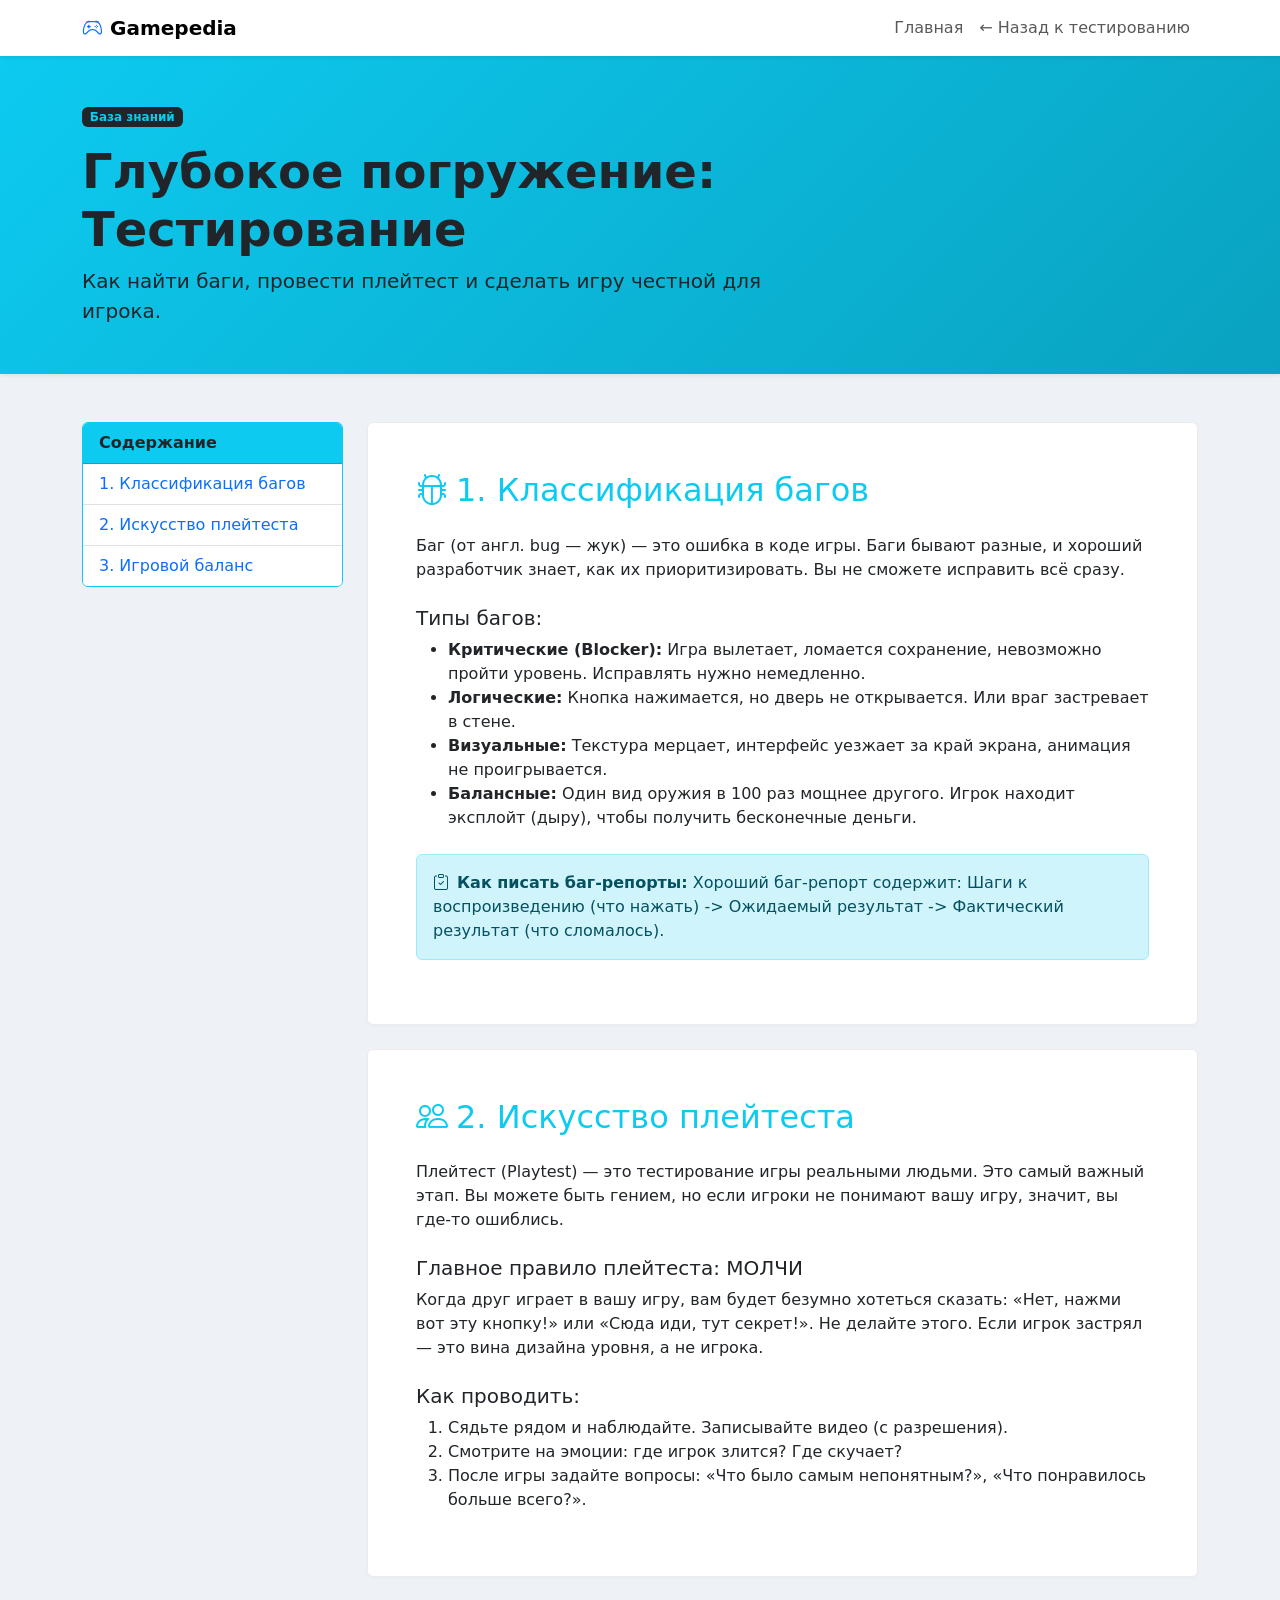
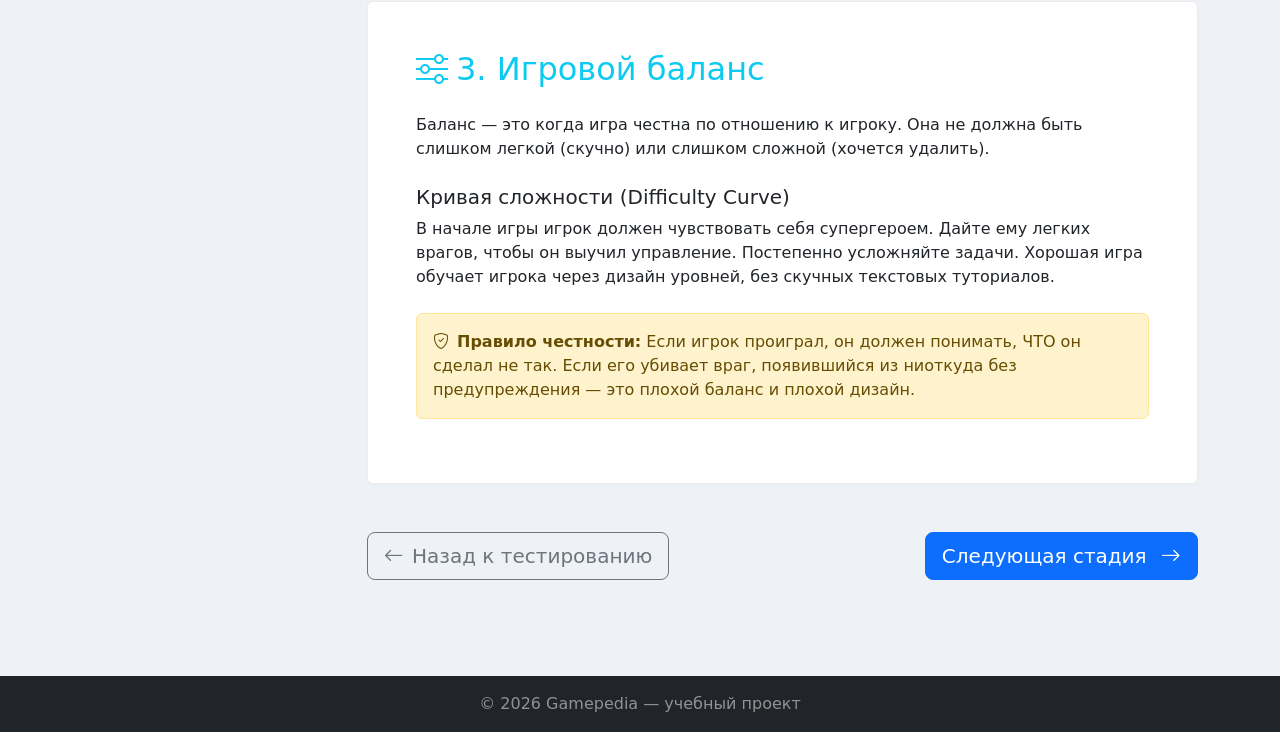
<file: testing-full.html>
<!doctype html>
<html lang="ru">
<head>
  <meta charset="utf-8">
  <meta name="viewport" content="width=device-width, initial-scale=1">
  <title>Полное руководство по тестированию — Gamepedia</title>
  <link href="https://cdn.jsdelivr.net/npm/bootstrap@5.3.3/dist/css/bootstrap.min.css" rel="stylesheet">
  <link rel="stylesheet" href="https://cdn.jsdelivr.net/npm/bootstrap-icons@1.11.3/font/bootstrap-icons.min.css">
  <link rel="stylesheet" href="css/style.css">
</head>
<body class="bg-body-tertiary">

  <nav class="navbar navbar-expand-lg bg-body shadow-sm sticky-top">
    <div class="container">
      <a class="navbar-brand fw-bold" href="index.html"><i class="bi bi-controller me-2 text-primary"></i>Gamepedia</a>
      <div class="navbar-nav ms-auto flex-row flex-wrap">
        <a class="nav-link" href="index.html">Главная</a>
        <a class="nav-link" href="testing.html">← Назад к тестированию</a>
      </div>
    </div>
  </nav>

  <header class="bg-info text-dark py-5 mb-5 shadow-sm" style="background: linear-gradient(135deg, #0dcaf0 0%, #0aa2c0 100%);">
    <div class="container">
      <div class="row">
        <div class="col-lg-8">
          <span class="badge bg-dark text-info mb-3">База знаний</span>
          <h1 class="display-5 fw-bold">Глубокое погружение: Тестирование</h1>
          <p class="lead mb-0">Как найти баги, провести плейтест и сделать игру честной для игрока.</p>
        </div>
      </div>
    </div>
  </header>

  <main class="container pb-5">
    <div class="row">
      <!-- Боковое меню -->
      <div class="col-lg-3 d-none d-lg-block">
        <div class="position-sticky" style="top: 100px;">
          <div class="card border-info">
            <div class="card-header fw-bold bg-info text-dark">Содержание</div>
            <ul class="list-group list-group-flush">
              <li class="list-group-item"><a href="#bugs" class="text-decoration-none">1. Классификация багов</a></li>
              <li class="list-group-item"><a href="#playtest" class="text-decoration-none">2. Искусство плейтеста</a></li>
              <li class="list-group-item"><a href="#balance" class="text-decoration-none">3. Игровой баланс</a></li>
            </ul>
          </div>
        </div>
      </div>

      <!-- Сама статья -->
      <div class="col-lg-9">
        
        <article class="card mb-4" id="bugs">
          <div class="card-body p-4 p-md-5">
            <h2 class="mb-4 text-info"><i class="bi bi-bug me-2"></i>1. Классификация багов</h2>
            <p>Баг (от англ. bug — жук) — это ошибка в коде игры. Баги бывают разные, и хороший разработчик знает, как их приоритизировать. Вы не сможете исправить всё сразу.</p>
            
            <h5 class="mt-4">Типы багов:</h5>
            <ul>
              <li><strong>Критические (Blocker):</strong> Игра вылетает, ломается сохранение, невозможно пройти уровень. Исправлять нужно немедленно.</li>
              <li><strong>Логические:</strong> Кнопка нажимается, но дверь не открывается. Или враг застревает в стене.</li>
              <li><strong>Визуальные:</strong> Текстура мерцает, интерфейс уезжает за край экрана, анимация не проигрывается.</li>
              <li><strong>Балансные:</strong> Один вид оружия в 100 раз мощнее другого. Игрок находит эксплойт (дыру), чтобы получить бесконечные деньги.</li>
            </ul>

            <div class="alert alert-info mt-4">
              <i class="bi bi-clipboard-check me-2"></i><strong>Как писать баг-репорты:</strong> Хороший баг-репорт содержит: Шаги к воспроизведению (что нажать) -> Ожидаемый результат -> Фактический результат (что сломалось).
            </div>
          </div>
        </article>

        <article class="card mb-4" id="playtest">
          <div class="card-body p-4 p-md-5">
            <h2 class="mb-4 text-info"><i class="bi bi-people me-2"></i>2. Искусство плейтеста</h2>
            <p>Плейтест (Playtest) — это тестирование игры реальными людьми. Это самый важный этап. Вы можете быть гением, но если игроки не понимают вашу игру, значит, вы где-то ошиблись.</p>

            <h5 class="mt-4">Главное правило плейтеста: МОЛЧИ</h5>
            <p>Когда друг играет в вашу игру, вам будет безумно хотеться сказать: «Нет, нажми вот эту кнопку!» или «Сюда иди, тут секрет!». Не делайте этого. Если игрок застрял — это вина дизайна уровня, а не игрока.</p>

            <h5 class="mt-4">Как проводить:</h5>
            <ol>
              <li>Сядьте рядом и наблюдайте. Записывайте видео (с разрешения).</li>
              <li>Смотрите на эмоции: где игрок злится? Где скучает?</li>
              <li>После игры задайте вопросы: «Что было самым непонятным?», «Что понравилось больше всего?».</li>
            </ol>
          </div>
        </article>

        <article class="card mb-4" id="balance">
          <div class="card-body p-4 p-md-5">
            <h2 class="mb-4 text-info"><i class="bi bi-sliders me-2"></i>3. Игровой баланс</h2>
            <p>Баланс — это когда игра честна по отношению к игроку. Она не должна быть слишком легкой (скучно) или слишком сложной (хочется удалить).</p>

            <h5 class="mt-4">Кривая сложности (Difficulty Curve)</h5>
            <p>В начале игры игрок должен чувствовать себя супергероем. Дайте ему легких врагов, чтобы он выучил управление. Постепенно усложняйте задачи. Хорошая игра обучает игрока через дизайн уровней, без скучных текстовых туториалов.</p>

            <div class="alert alert-warning mt-4">
              <i class="bi bi-shield-check me-2"></i><strong>Правило честности:</strong> Если игрок проиграл, он должен понимать, ЧТО он сделал не так. Если его убивает враг, появившийся из ниоткуда без предупреждения — это плохой баланс и плохой дизайн.
            </div>
          </div>
        </article>

        <div class="d-grid gap-2 d-md-flex justify-content-md-between mt-5">
          <a href="testing.html" class="btn btn-outline-secondary btn-lg"><i class="bi bi-arrow-left me-2"></i>Назад к тестированию</a>
          <a href="publishing.html" class="btn btn-primary btn-lg">Следующая стадия <i class="bi bi-arrow-right ms-2"></i></a>
        </div>

      </div>
    </div>
  </main>

  <footer class="bg-dark text-white-50 text-center py-3 mt-5">
    <div class="container"><p class="mb-0">© 2026 Gamepedia — учебный проект</p></div>
  </footer>

  <script src="https://cdn.jsdelivr.net/npm/bootstrap@5.3.3/dist/js/bootstrap.bundle.min.js"></script>
  <script src="js/main.js"></script>
</body>
</html>
</file>
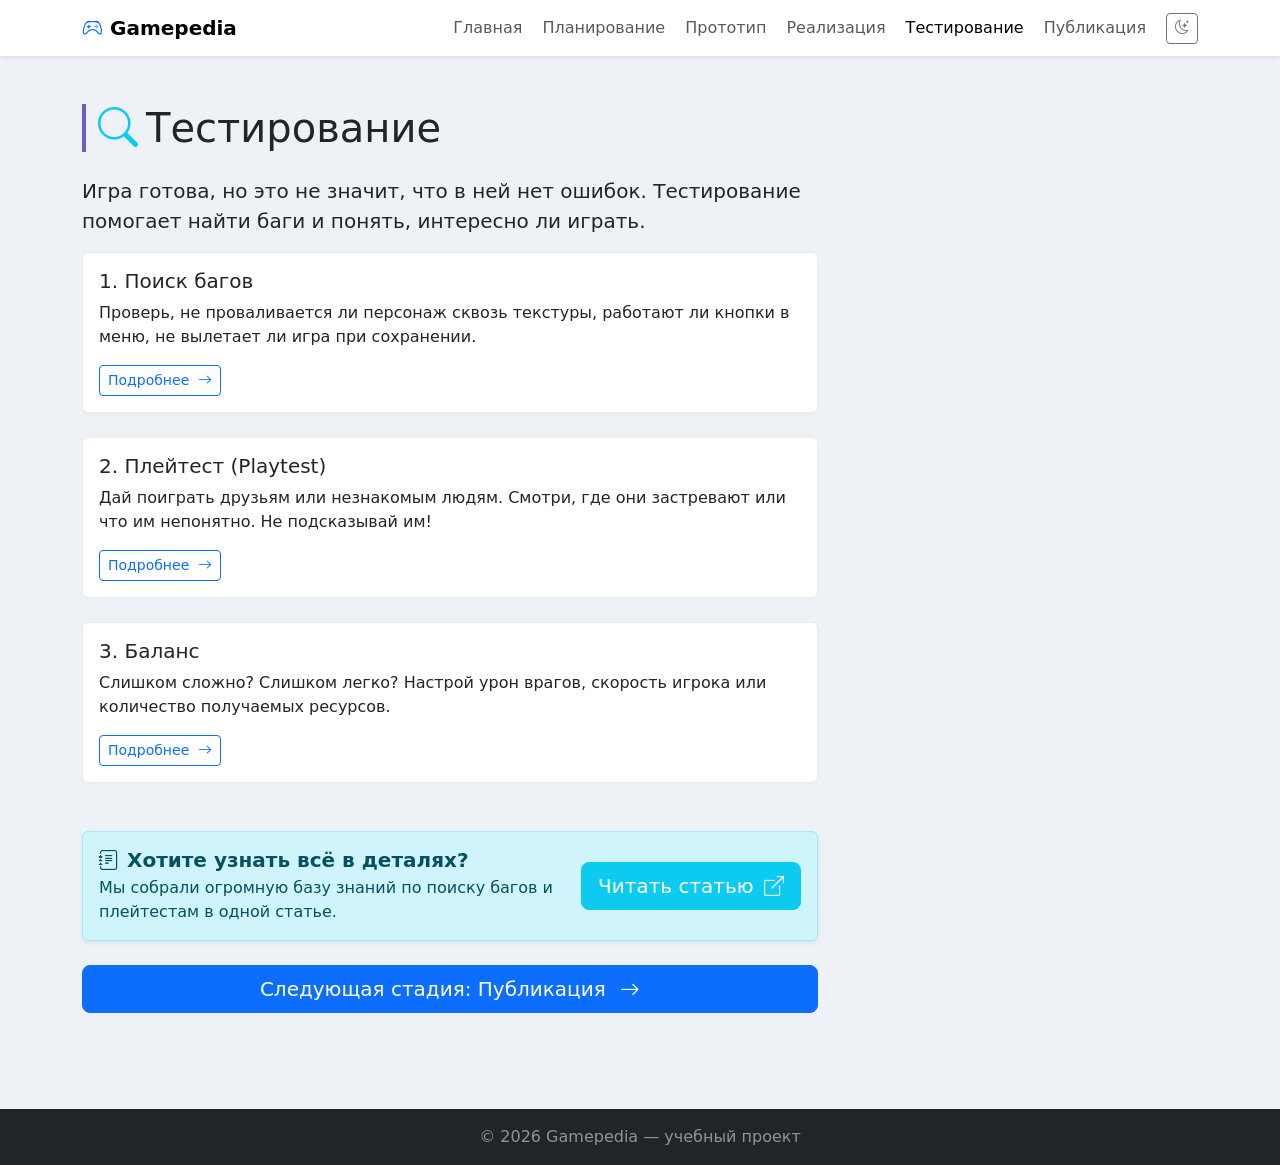
<file: testing.html>
<!doctype html>
<html lang="ru">
<head>
  <meta charset="utf-8">
  <meta name="viewport" content="width=device-width, initial-scale=1">
  <title>Тестирование — Gamepedia</title>
  <link href="https://cdn.jsdelivr.net/npm/bootstrap@5.3.3/dist/css/bootstrap.min.css" rel="stylesheet">
  <link rel="stylesheet" href="https://cdn.jsdelivr.net/npm/bootstrap-icons@1.11.3/font/bootstrap-icons.min.css">
  <link rel="stylesheet" href="css/style.css">
</head>
<body class="bg-body-tertiary">

  <nav class="navbar navbar-expand-lg bg-body shadow-sm sticky-top">
    <div class="container">
      <a class="navbar-brand fw-bold" href="index.html"><i class="bi bi-controller me-2 text-primary"></i>Gamepedia</a>
      <button class="navbar-toggler" type="button" data-bs-toggle="collapse" data-bs-target="#navMenu" aria-label="Меню">
        <span class="navbar-toggler-icon"></span>
      </button>
      <div class="collapse navbar-collapse" id="navMenu">
        <ul class="navbar-nav ms-auto align-items-lg-center gap-lg-1">
          <li class="nav-item"><a class="nav-link" href="index.html">Главная</a></li>
          <li class="nav-item"><a class="nav-link" href="planning.html">Планирование</a></li>
          <li class="nav-item"><a class="nav-link" href="prototyping.html">Прототип</a></li>
          <li class="nav-item"><a class="nav-link" href="development.html">Реализация</a></li>
          <li class="nav-item"><a class="nav-link" href="testing.html">Тестирование</a></li>
          <li class="nav-item"><a class="nav-link" href="publishing.html">Публикация</a></li>
          <li class="nav-item ms-lg-2">
            <button id="themeToggle" class="btn btn-sm btn-outline-secondary" type="button"></button>
          </li>
        </ul>
      </div>
    </div>
  </nav>

  <main class="container py-5">
    <div class="row">
      <div class="col-lg-8">
        <h1 class="section-title mb-4"><i class="bi bi-search text-info me-2"></i>Тестирование</h1>
        <p class="lead">Игра готова, но это не значит, что в ней нет ошибок. Тестирование помогает найти баги и понять, интересно ли играть.</p>
        
        <div class="card mb-4">
          <div class="card-body">
            <h3 class="h5">1. Поиск багов</h3>
            <p class="mb-0">Проверь, не проваливается ли персонаж сквозь текстуры, работают ли кнопки в меню, не вылетает ли игра при сохранении.</p>
            <button class="btn btn-sm btn-outline-primary mt-3" data-bs-toggle="modal" data-bs-target="#bugsModal">
              Подробнее <i class="bi bi-arrow-right ms-1"></i>
            </button>
          </div>
        </div>

        <div class="card mb-4">
          <div class="card-body">
            <h3 class="h5">2. Плейтест (Playtest)</h3>
            <p class="mb-0">Дай поиграть друзьям или незнакомым людям. Смотри, где они застревают или что им непонятно. Не подсказывай им!</p>
            <button class="btn btn-sm btn-outline-primary mt-3" data-bs-toggle="modal" data-bs-target="#playtestModal">
              Подробнее <i class="bi bi-arrow-right ms-1"></i>
            </button>
          </div>
        </div>

        <div class="card mb-4">
          <div class="card-body">
            <h3 class="h5">3. Баланс</h3>
            <p class="mb-0">Слишком сложно? Слишком легко? Настрой урон врагов, скорость игрока или количество получаемых ресурсов.</p>
            <button class="btn btn-sm btn-outline-primary mt-3" data-bs-toggle="modal" data-bs-target="#balanceModal">
              Подробнее <i class="bi bi-arrow-right ms-1"></i>
            </button>
          </div>
        </div>

        <!-- БОЛЬШАЯ КНОПКА ПЕРЕХОДА В БАЗУ ЗНАНИЙ -->
        <div class="alert alert-info d-flex flex-column flex-md-row justify-content-between align-items-md-center mt-5 shadow-sm" role="alert">
          <div class="mb-3 mb-md-0">
            <h5 class="alert-heading fw-bold mb-1"><i class="bi bi-journal-text me-2"></i>Хотите узнать всё в деталях?</h5>
            <p class="mb-0">Мы собрали огромную базу знаний по поиску багов и плейтестам в одной статье.</p>
          </div>
          <a href="testing-full.html" class="btn btn-info btn-lg text-nowrap ms-md-3 text-white">Читать статью <i class="bi bi-box-arrow-up-right ms-1"></i></a>
        </div>

        <!-- Кнопка перехода на следующий этап -->
        <div class="mt-4">
          <a href="publishing.html" class="btn btn-primary btn-lg w-100">Следующая стадия: Публикация <i class="bi bi-arrow-right ms-2"></i></a>
        </div>

      </div>
    </div>
  </main>

  <footer class="bg-dark text-white-50 text-center py-3 mt-5">
    <div class="container"><p class="mb-0">© 2026 Gamepedia — учебный проект</p></div>
  </footer>

  <button id="backToTop" class="btn btn-primary back-to-top" type="button" aria-label="Наверх"><i class="bi bi-arrow-up"></i></button>

  <!-- МОДАЛЬНЫЕ ОКНА -->
  <div class="modal fade" id="bugsModal" tabindex="-1" aria-hidden="true">
    <div class="modal-dialog modal-lg modal-dialog-scrollable">
      <div class="modal-content">
        <div class="modal-header">
          <h5 class="modal-title fw-bold"><i class="bi bi-bug text-info me-2"></i>Классификация багов</h5>
          <button type="button" class="btn-close" data-bs-dismiss="modal" aria-label="Закрыть"></button>
        </div>
        <div class="modal-body">
          <p>Баги бывают разные, и их важно правильно записывать (составлять баг-репорты):</p>
          <ul>
            <li><strong>Критические (Blocker):</strong> Игра вылетает или ломается сохранение. Исправлять в первую очередь.</li>
            <li><strong>Логические:</strong> Кнопка есть, но она не работает (например, не открывается дверь).</li>
            <li><strong>Визуальные:</strong> Текстуры мерцают, анимация застревает, интерфейс уезжает за край экрана.</li>
            <li><strong>Балансные:</strong> Один меч убивает финального босса с одного удара (эксплойт).</li>
          </ul>
        </div>
      </div>
    </div>
  </div>

  <div class="modal fade" id="playtestModal" tabindex="-1" aria-hidden="true">
    <div class="modal-dialog modal-lg modal-dialog-scrollable">
      <div class="modal-content">
        <div class="modal-header">
          <h5 class="modal-title fw-bold"><i class="bi bi-people text-info me-2"></i>Как проводить плейтест</h5>
          <button type="button" class="btn-close" data-bs-dismiss="modal" aria-label="Закрыть"></button>
        </div>
        <div class="modal-body">
          <p>Плейтест — это не когда вы показываете игру и объясняете, какая она крутая. Это когда вы молчите и наблюдаете.</p>
          <ol>
            <li>Дайте игроку управление и скажите только базовую цель («дойди до конца уровня»).</li>
            <li>Сядьте рядом и <strong>молчите</strong>. Если игрок не понимает, куда идти — это плохой дизайн уровня, а не глупый игрок.</li>
            <li>Записывайте на видео лицо и экран игрока (с его разрешения). Эмоции скажут больше слов.</li>
            <li>После игры задайте открытые вопросы: «Что было самым скучным?», «Что было непонятно?».</li>
          </ol>
        </div>
      </div>
    </div>
  </div>

  <div class="modal fade" id="balanceModal" tabindex="-1" aria-hidden="true">
    <div class="modal-dialog modal-lg modal-dialog-scrollable">
      <div class="modal-content">
        <div class="modal-header">
          <h5 class="modal-title fw-bold"><i class="bi bi-sliders text-info me-2"></i>Искусство баланса</h5>
          <button type="button" class="btn-close" data-bs-dismiss="modal" aria-label="Закрыть"></button>
        </div>
        <div class="modal-body">
          <p>Баланс — это когда игра не слишком легкая и не слишком сложная. Хорошая игра всегда честна с игроком.</p>
          <p><strong>Кривая сложности:</strong> В начале игрок должен побеждать легко (чтобы почувствовать силу), затем враги становятся умнее и сильнее. Но не должно быть резких скачков.</p>
          <p><strong>Правило «Золотой середины»:</strong> Если игрок умирает на боссе 50 раз подряд — это плохо (он удалит игру). Если убивает с 1 удара — тоже плохо (нет вызова, скучно). Игрок должен чувствовать, что он проиграл из-за своей ошибки, а не из-за «читерства» игры.</p>
        </div>
      </div>
    </div>
  </div>

  <script src="https://cdn.jsdelivr.net/npm/bootstrap@5.3.3/dist/js/bootstrap.bundle.min.js"></script>
  <script src="js/main.js"></script>
</body>
</html>
</file>
<file: css/style.css>
:root {
  --gp-accent: #6a5acd;
}

body {
  font-family: system-ui, -apple-system, "Segoe UI", Roboto, sans-serif;
}

/* Мягкая светлая тема */
html:not([data-bs-theme="dark"]) body {
  background-color: #eef2f6 !important;
}

/* Карточки в светлой теме */
html:not([data-bs-theme="dark"]) .card {
  border: 1px solid rgba(0, 0, 0, 0.08);
  box-shadow: 0 2px 4px rgba(0, 0, 0, 0.02);
  background-color: #ffffff;
}

/* В темной теме карточки */
html[data-bs-theme="dark"] .card {
  background-color: #2b3035;
  border: 1px solid #495057;
}

/* Эффект при наведении на карточки */
.card {
  transition: transform .15s ease, box-shadow .15s ease;
}
.card:hover {
  transform: translateY(-4px);
  box-shadow: 0 .5rem 1rem rgba(0,0,0,.12);
}

/* Главный баннер */
.hero {
  background: linear-gradient(135deg, #6a5acd 0%, #3b2f8f 100%);
  color: white;
}

/* Заголовки разделов с цветной полоской слева */
.section-title {
  border-left: 4px solid var(--gp-accent);
  padding-left: .75rem;
}

/* Кликабельная карточка-категория */
a.category-card {
  text-decoration: none;
  color: inherit;
  display: block;
  height: 100%;
}
a.category-card:hover {
  color: inherit;
}
a.category-card .card {
  height: 100%;
}

/* Кнопка «наверх» */
.back-to-top {
  position: fixed;
  right: 1rem;
  bottom: 1rem;
  display: none;
  z-index: 1000;
  border-radius: 50%;
  width: 48px;
  height: 48px;
  padding: 0;
  font-size: 1.25rem;
}
.back-to-top.show {
  display: inline-flex;
  align-items: center;
  justify-content: center;
}

/* === Таймлайн (Шкала времени) === */
.timeline {
  position: relative;
  padding-left: 3rem;
  margin-top: 2rem;
}

/* Сама вертикальная линия */
.timeline::before {
  content: '';
  position: absolute;
  left: 1rem;
  top: 0;
  bottom: 0;
  width: 4px;
  background: var(--gp-accent, #6a5acd);
  border-radius: 2px;
}

/* Контейнер для каждого этапа */
.timeline-item {
  position: relative;
  margin-bottom: 2rem;
}

/* Точка на линии */
.timeline-marker {
  position: absolute;
  left: -2.4rem;
  top: 2rem;
  width: 1.2rem;
  height: 1.2rem;
  border-radius: 50%;
  background: var(--gp-accent, #6a5acd);
  border: 3px solid var(--bs-body-bg); /* Подстраивается под темную/светлую тему */
  z-index: 2;
}

/* Карточка внутри таймлайна */
.timeline-content {
  transition: transform .15s ease, box-shadow .15s ease;
}

.timeline-content:hover {
  transform: translateX(8px);
  box-shadow: 0 .5rem 1rem rgba(0,0,0,.12);
}
</file>
